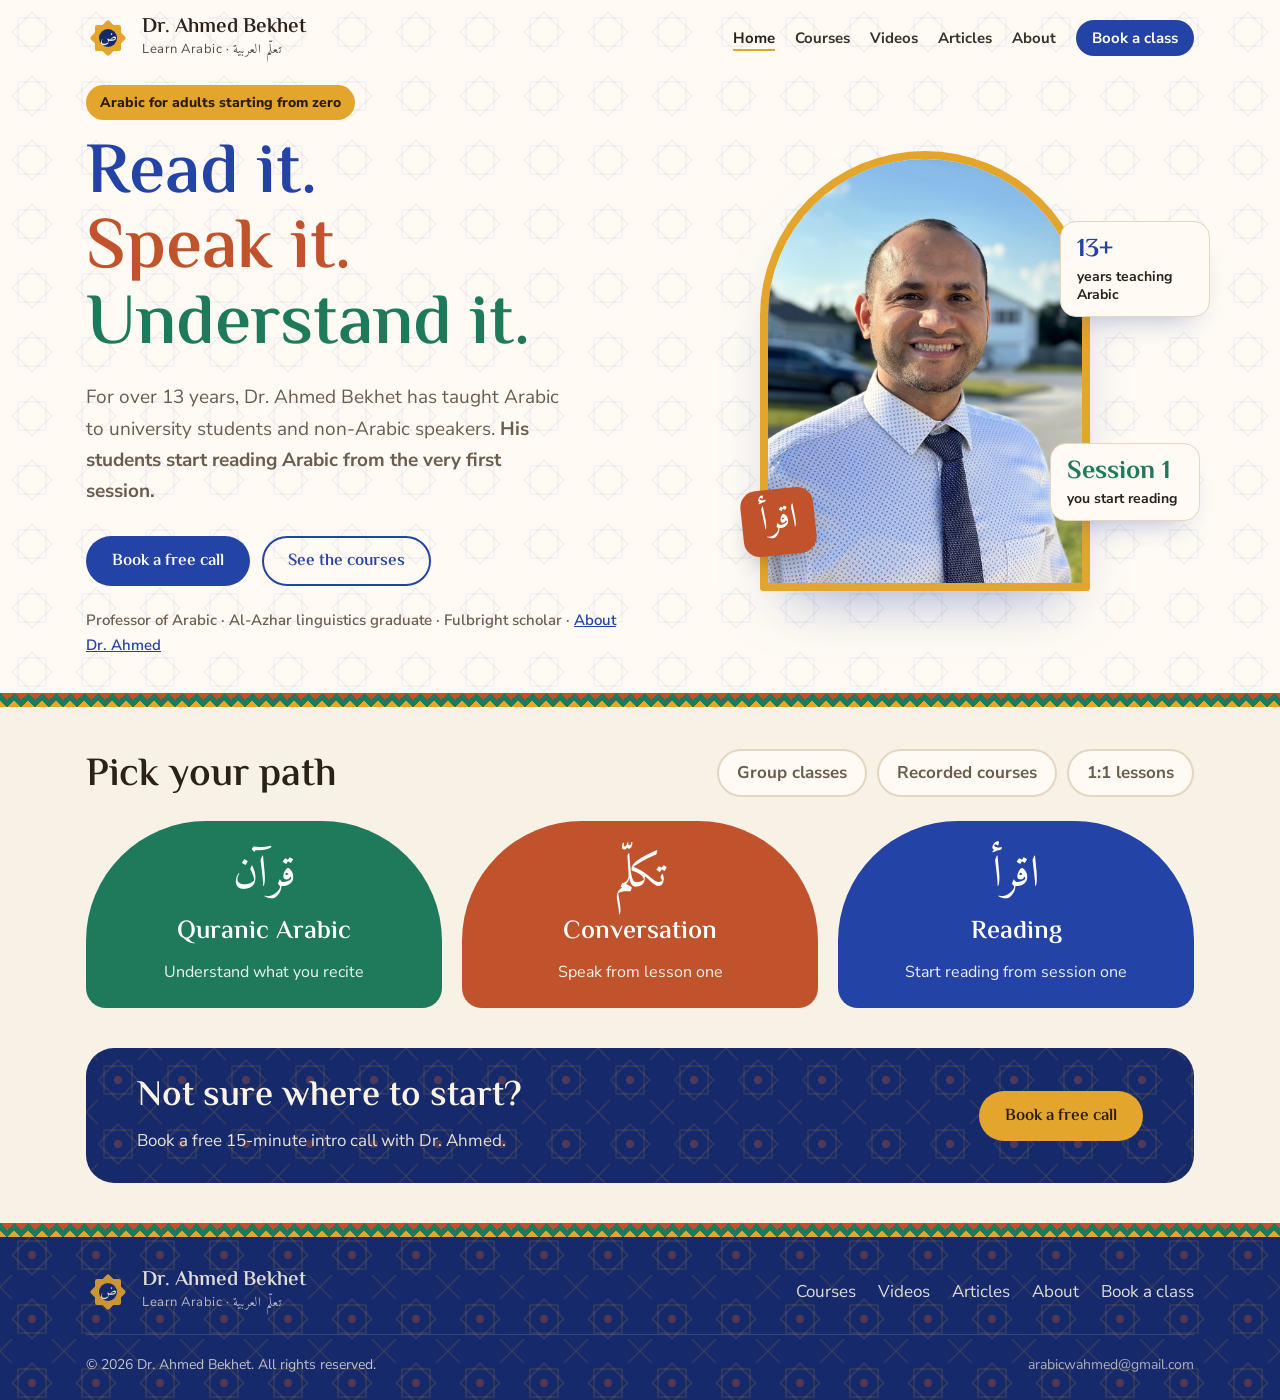
<file: index.html>
<!doctype html>
<html lang="en">
<head>
<meta charset="utf-8">
<meta name="viewport" content="width=device-width, initial-scale=1">
<title>Dr. Ahmed Bekhet | Learn Arabic: Quranic Arabic, Conversation & Reading</title>
<meta name="description" content="Learn Arabic as an adult beginner with Dr. Ahmed Bekhet. Quranic Arabic, conversation and reading courses: group classes, recorded courses and 1:1 lessons.">
<meta property="og:title" content="Dr. Ahmed Bekhet | Learn Arabic: Quranic Arabic, Conversation & Reading">
<meta property="og:description" content="Learn Arabic as an adult beginner with Dr. Ahmed Bekhet. Quranic Arabic, conversation and reading courses: group classes, recorded courses and 1:1 lessons.">
<meta name="theme-color" content="#fffdf8">
<link rel="icon" href="favicon.svg" type="image/svg+xml">
<link rel="preconnect" href="https://fonts.googleapis.com">
<link rel="preconnect" href="https://fonts.gstatic.com" crossorigin>
<link rel="stylesheet" href="https://fonts.googleapis.com/css2?family=Amiri:wght@400;700&family=El+Messiri:wght@500;600;700&family=Nunito+Sans:wght@400;600;700;800&display=swap">
<link rel="stylesheet" href="style.css">
</head>
<body>
<a class="skip" href="#main">Skip to content</a>
<header class="site light">
<div class="wrap">
<nav class="top" aria-label="Main">
<a class="logo" href="index.html"><svg width="44" height="44" viewBox="0 0 44 44" aria-hidden="true"><g fill="#e3a52b"><rect x="9" y="9" width="26" height="26" rx="2"/><rect x="9" y="9" width="26" height="26" rx="2" transform="rotate(45 22 22)"/></g><circle cx="22" cy="22" r="9" fill="#16296b"/><text x="22" y="25.5" text-anchor="middle" font-family="Amiri,serif" font-size="14" fill="#fbf4e6">ض</text></svg><span><b>Dr. Ahmed Bekhet</b><small>Learn Arabic · <span class="ar" lang="ar">تعلّم العربية</span></small></span></a>
<button class="menu-btn" aria-expanded="false" aria-controls="menu">Menu</button>
<ul id="menu"><li><a class="l" href="index.html" aria-current="page">Home</a></li><li><a class="l" href="courses.html">Courses</a></li><li><a class="l" href="videos.html">Videos</a></li><li><a class="l" href="articles.html">Articles</a></li><li><a class="l" href="about.html">About</a></li><li><a class="l cta" href="book.html">Book a class</a></li></ul>
</nav>
<div class="hero bright">
<div>
<p class="pill">Arabic for adults starting from zero</p>
<h1><span class="c1">Read it.</span> <span class="c2">Speak it.</span> <span class="c3">Understand it.</span></h1>
<p class="lead">For over 13 years, Dr. Ahmed Bekhet has taught Arabic to university students and non-Arabic speakers. <b>His students start reading Arabic from the very first session.</b></p>
<div class="btns"><a class="btn blue" href="book.html">Book a free call</a><a class="btn line" href="courses.html">See the courses</a></div>
<p class="trust">Professor of Arabic · Al-Azhar linguistics graduate · Fulbright scholar · <a href="about.html">About Dr. Ahmed</a></p>
</div>
<div class="hero-photo">
<img src="images/dr-ahmed-bekhet.jpg" alt="Dr. Ahmed Bekhet" width="900" height="1200">
<span class="badge ar" lang="ar">اقرأ</span>
<span class="stat s1"><b>13+</b> years teaching Arabic</span>
<span class="stat s2"><b>Session 1</b> you start reading</span>
</div>
</div>
</div>
<div class="band"></div>
</header>
<main id="main">
<section class="block tight"><div class="wrap">
<div class="sec-head"><h2 class="h2">Pick your path</h2><p class="formats"><span>Group classes</span><span>Recorded courses</span><span>1:1 lessons</span></p></div>
<div class="tiles">
<a class="tile t-mint" href="courses.html#quranic"><span class="ar" lang="ar">قرآن</span><b>Quranic Arabic</b><small>Understand what you recite</small></a>
<a class="tile t-terra" href="courses.html#conversation"><span class="ar" lang="ar">تكلّم</span><b>Conversation</b><small>Speak from lesson one</small></a>
<a class="tile t-blue" href="courses.html#reading"><span class="ar" lang="ar">اقرأ</span><b>Reading</b><small>Start reading from session one</small></a>
</div>
</div></section>
<section class="block tight" style="padding-top:0"><div class="wrap">
<div class="signup zellige" style="grid-template-columns:1fr auto">
<div><h2>Not sure where to start?</h2><p>Book a free 15-minute intro call with Dr. Ahmed.</p></div>
<div><a class="btn saffron" href="book.html">Book a free call</a></div>
</div></div></section>
</main>
<footer class="site zellige">
<div class="band"></div>
<div class="wrap">
<a class="logo" href="index.html"><svg width="44" height="44" viewBox="0 0 44 44" aria-hidden="true"><g fill="#e3a52b"><rect x="9" y="9" width="26" height="26" rx="2"/><rect x="9" y="9" width="26" height="26" rx="2" transform="rotate(45 22 22)"/></g><circle cx="22" cy="22" r="9" fill="#16296b"/><text x="22" y="25.5" text-anchor="middle" font-family="Amiri,serif" font-size="14" fill="#fbf4e6">ض</text></svg><span><b>Dr. Ahmed Bekhet</b><small>Learn Arabic · <span class="ar" lang="ar">تعلّم العربية</span></small></span></a>
<ul class="fnav"><li><a href="courses.html">Courses</a></li><li><a href="videos.html">Videos</a></li><li><a href="articles.html">Articles</a></li><li><a href="about.html">About</a></li><li><a href="book.html">Book a class</a></li></ul>
<p class="fine"><span>© <span id="yr">2026</span> Dr. Ahmed Bekhet. All rights reserved.</span><a href="mailto:arabicwahmed@gmail.com">arabicwahmed@gmail.com</a></p>
</div>
</footer>
<script src="main.js"></script>
</body>
</html>
</file>
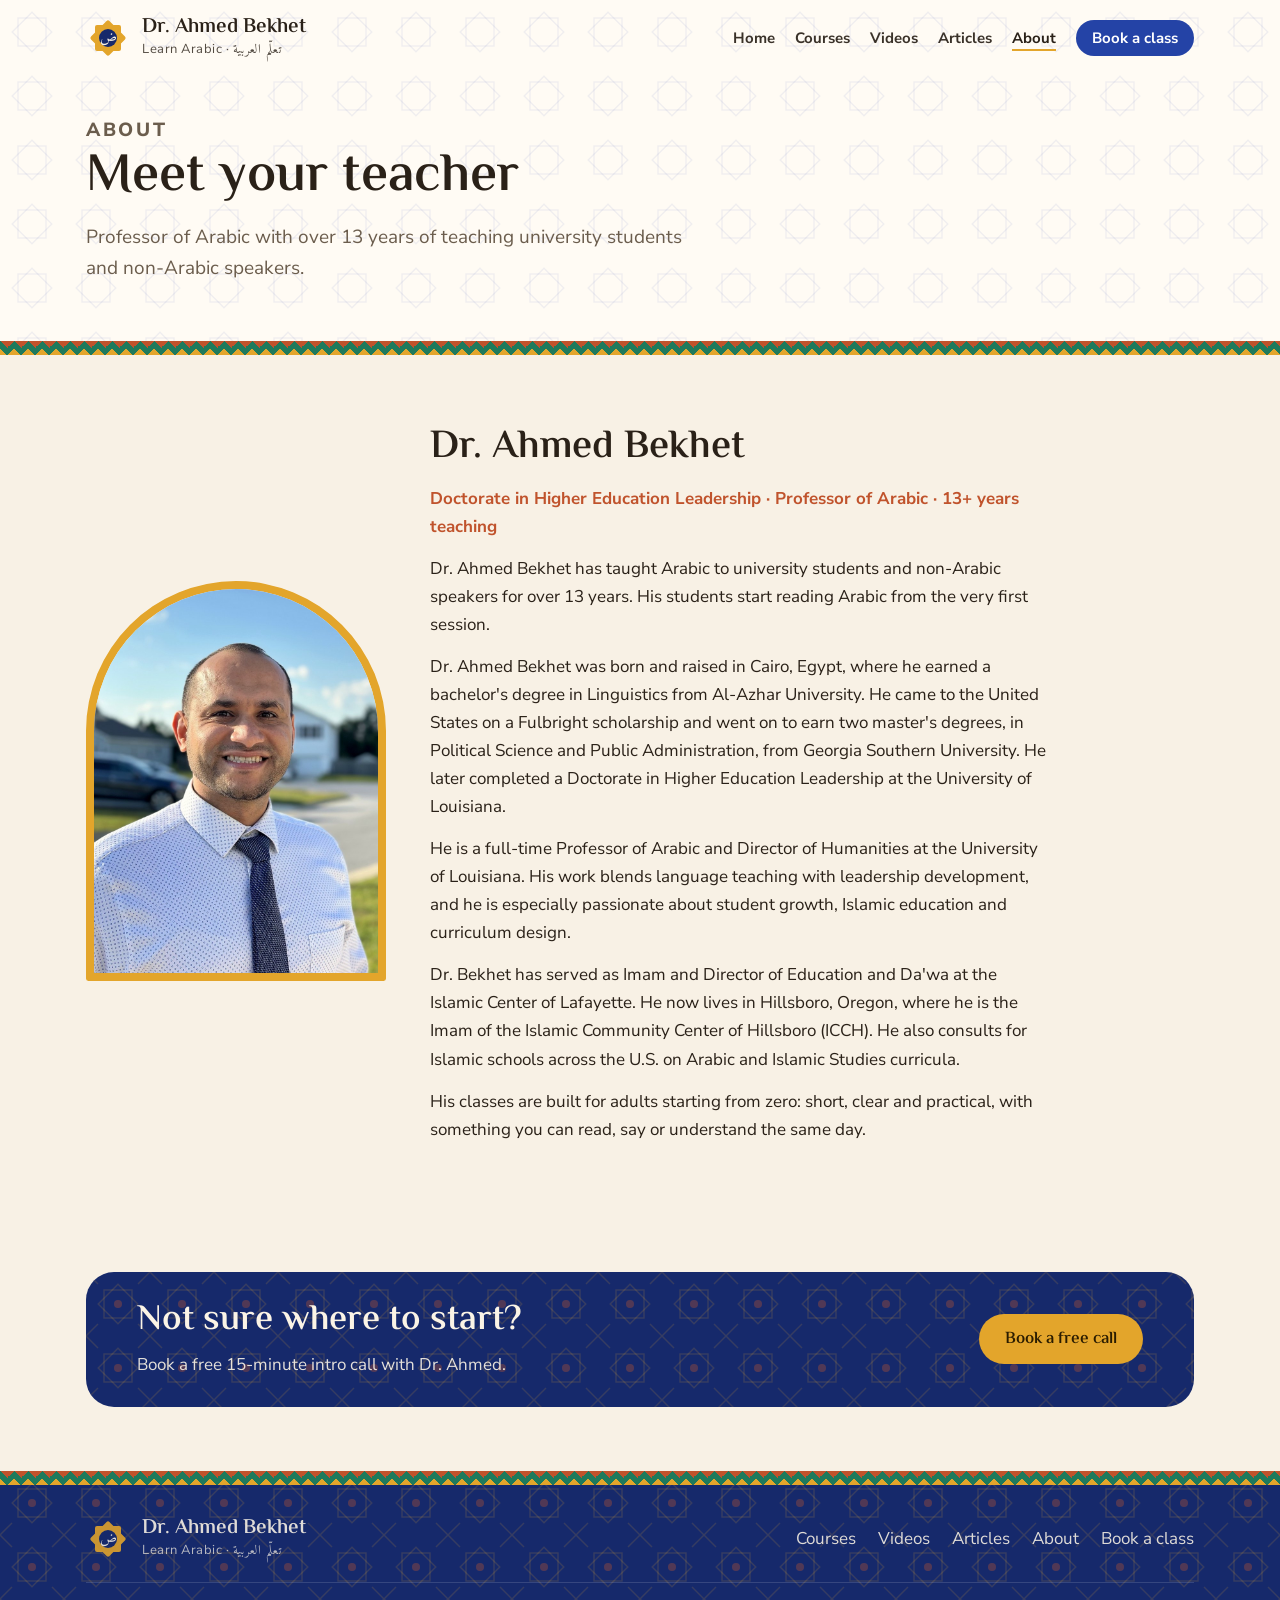
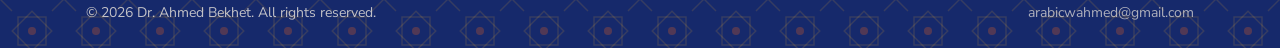
<file: about.html>
<!doctype html>
<html lang="en">
<head>
<meta charset="utf-8">
<meta name="viewport" content="width=device-width, initial-scale=1">
<title>About Dr. Ahmed Bekhet | Learn Arabic</title>
<meta name="description" content="Meet Dr. Ahmed Bekhet: Professor of Arabic, Al-Azhar linguistics graduate, Fulbright scholar and Imam, teaching Arabic to adult beginners.">
<meta property="og:title" content="About Dr. Ahmed Bekhet | Learn Arabic">
<meta property="og:description" content="Meet Dr. Ahmed Bekhet: Professor of Arabic, Al-Azhar linguistics graduate, Fulbright scholar and Imam, teaching Arabic to adult beginners.">
<meta name="theme-color" content="#fffdf8">
<link rel="icon" href="favicon.svg" type="image/svg+xml">
<link rel="preconnect" href="https://fonts.googleapis.com">
<link rel="preconnect" href="https://fonts.gstatic.com" crossorigin>
<link rel="stylesheet" href="https://fonts.googleapis.com/css2?family=Amiri:wght@400;700&family=El+Messiri:wght@500;600;700&family=Nunito+Sans:wght@400;600;700;800&display=swap">
<link rel="stylesheet" href="style.css">
</head>
<body>
<a class="skip" href="#main">Skip to content</a>
<header class="site light">
<div class="wrap">
<nav class="top" aria-label="Main">
<a class="logo" href="index.html"><svg width="44" height="44" viewBox="0 0 44 44" aria-hidden="true"><g fill="#e3a52b"><rect x="9" y="9" width="26" height="26" rx="2"/><rect x="9" y="9" width="26" height="26" rx="2" transform="rotate(45 22 22)"/></g><circle cx="22" cy="22" r="9" fill="#16296b"/><text x="22" y="25.5" text-anchor="middle" font-family="Amiri,serif" font-size="14" fill="#fbf4e6">ض</text></svg><span><b>Dr. Ahmed Bekhet</b><small>Learn Arabic · <span class="ar" lang="ar">تعلّم العربية</span></small></span></a>
<button class="menu-btn" aria-expanded="false" aria-controls="menu">Menu</button>
<ul id="menu"><li><a class="l" href="index.html">Home</a></li><li><a class="l" href="courses.html">Courses</a></li><li><a class="l" href="videos.html">Videos</a></li><li><a class="l" href="articles.html">Articles</a></li><li><a class="l" href="about.html" aria-current="page">About</a></li><li><a class="l cta" href="book.html">Book a class</a></li></ul>
</nav>
<div class="page-hero"><p class="eyebrow">About</p><h1>Meet your teacher</h1><p>Professor of Arabic with over 13 years of teaching university students and non-Arabic speakers.</p></div>
</div>
<div class="band"></div>
</header>
<main id="main">
<section class="block"><div class="wrap about">
<img class="portrait photo" src="images/dr-ahmed-bekhet.jpg" alt="Dr. Ahmed Bekhet smiling outdoors in a white shirt and navy tie" width="900" height="1200">
<div><h2 class="h2">Dr. Ahmed Bekhet</h2>
<p class="creds">Doctorate in Higher Education Leadership · Professor of Arabic · 13+ years teaching</p>
<p>Dr. Ahmed Bekhet has taught Arabic to university students and non-Arabic speakers for over 13 years. His students start reading Arabic from the very first session.</p>
<p>Dr. Ahmed Bekhet was born and raised in Cairo, Egypt, where he earned a bachelor's degree in Linguistics from Al-Azhar University. He came to the United States on a Fulbright scholarship and went on to earn two master's degrees, in Political Science and Public Administration, from Georgia Southern University. He later completed a Doctorate in Higher Education Leadership at the University of Louisiana.</p>
<p>He is a full-time Professor of Arabic and Director of Humanities at the University of Louisiana. His work blends language teaching with leadership development, and he is especially passionate about student growth, Islamic education and curriculum design.</p>
<p>Dr. Bekhet has served as Imam and Director of Education and Da'wa at the Islamic Center of Lafayette. He now lives in Hillsboro, Oregon, where he is the Imam of the Islamic Community Center of Hillsboro (ICCH). He also consults for Islamic schools across the U.S. on Arabic and Islamic Studies curricula.</p>
<p>His classes are built for adults starting from zero: short, clear and practical, with something you can read, say or understand the same day.</p>
</div></div></section>
<section class="block"><div class="wrap">
<div class="signup zellige" style="grid-template-columns:1fr auto">
<div><h2>Not sure where to start?</h2><p>Book a free 15-minute intro call with Dr. Ahmed.</p></div>
<div><a class="btn saffron" href="book.html">Book a free call</a></div>
</div></div></section>
</main>
<footer class="site zellige">
<div class="band"></div>
<div class="wrap">
<a class="logo" href="index.html"><svg width="44" height="44" viewBox="0 0 44 44" aria-hidden="true"><g fill="#e3a52b"><rect x="9" y="9" width="26" height="26" rx="2"/><rect x="9" y="9" width="26" height="26" rx="2" transform="rotate(45 22 22)"/></g><circle cx="22" cy="22" r="9" fill="#16296b"/><text x="22" y="25.5" text-anchor="middle" font-family="Amiri,serif" font-size="14" fill="#fbf4e6">ض</text></svg><span><b>Dr. Ahmed Bekhet</b><small>Learn Arabic · <span class="ar" lang="ar">تعلّم العربية</span></small></span></a>
<ul class="fnav"><li><a href="courses.html">Courses</a></li><li><a href="videos.html">Videos</a></li><li><a href="articles.html">Articles</a></li><li><a href="about.html">About</a></li><li><a href="book.html">Book a class</a></li></ul>
<p class="fine"><span>© <span id="yr">2026</span> Dr. Ahmed Bekhet. All rights reserved.</span><a href="mailto:arabicwahmed@gmail.com">arabicwahmed@gmail.com</a></p>
</div>
</footer>
<script src="main.js"></script>
</body>
</html>
</file>
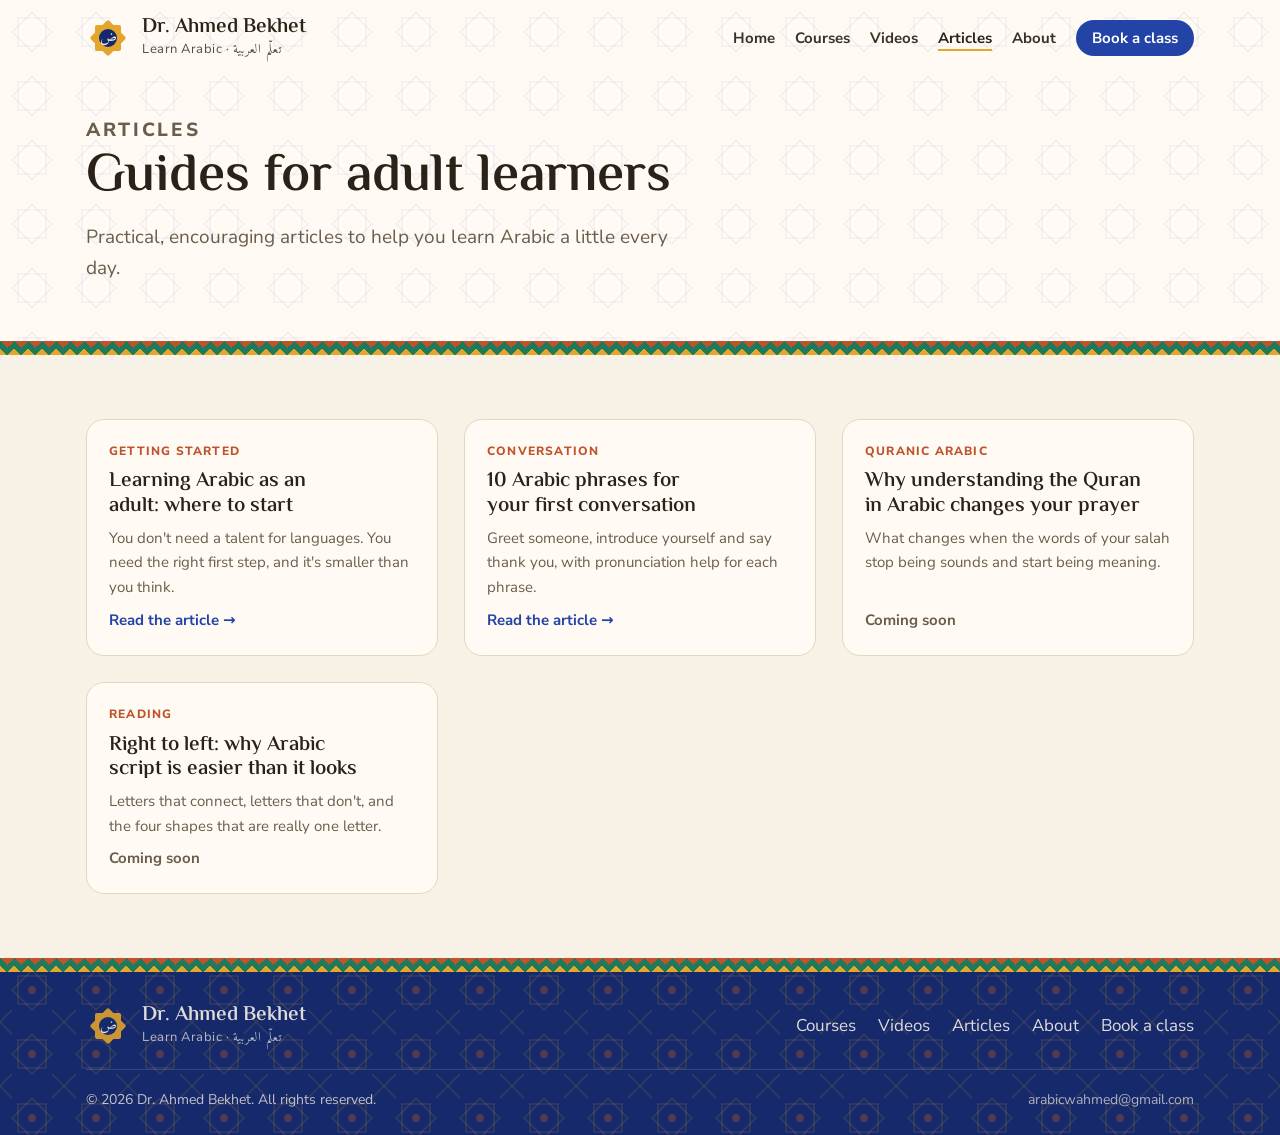
<file: articles.html>
<!doctype html>
<html lang="en">
<head>
<meta charset="utf-8">
<meta name="viewport" content="width=device-width, initial-scale=1">
<title>Articles | Dr. Ahmed Bekhet</title>
<meta name="description" content="Guides and tips for adults learning Arabic: reading, conversation and Quranic Arabic.">
<meta property="og:title" content="Articles | Dr. Ahmed Bekhet">
<meta property="og:description" content="Guides and tips for adults learning Arabic: reading, conversation and Quranic Arabic.">
<meta name="theme-color" content="#fffdf8">
<link rel="icon" href="favicon.svg" type="image/svg+xml">
<link rel="preconnect" href="https://fonts.googleapis.com">
<link rel="preconnect" href="https://fonts.gstatic.com" crossorigin>
<link rel="stylesheet" href="https://fonts.googleapis.com/css2?family=Amiri:wght@400;700&family=El+Messiri:wght@500;600;700&family=Nunito+Sans:wght@400;600;700;800&display=swap">
<link rel="stylesheet" href="style.css">
</head>
<body>
<a class="skip" href="#main">Skip to content</a>
<header class="site light">
<div class="wrap">
<nav class="top" aria-label="Main">
<a class="logo" href="index.html"><svg width="44" height="44" viewBox="0 0 44 44" aria-hidden="true"><g fill="#e3a52b"><rect x="9" y="9" width="26" height="26" rx="2"/><rect x="9" y="9" width="26" height="26" rx="2" transform="rotate(45 22 22)"/></g><circle cx="22" cy="22" r="9" fill="#16296b"/><text x="22" y="25.5" text-anchor="middle" font-family="Amiri,serif" font-size="14" fill="#fbf4e6">ض</text></svg><span><b>Dr. Ahmed Bekhet</b><small>Learn Arabic · <span class="ar" lang="ar">تعلّم العربية</span></small></span></a>
<button class="menu-btn" aria-expanded="false" aria-controls="menu">Menu</button>
<ul id="menu"><li><a class="l" href="index.html">Home</a></li><li><a class="l" href="courses.html">Courses</a></li><li><a class="l" href="videos.html">Videos</a></li><li><a class="l" href="articles.html" aria-current="page">Articles</a></li><li><a class="l" href="about.html">About</a></li><li><a class="l cta" href="book.html">Book a class</a></li></ul>
</nav>
<div class="page-hero"><p class="eyebrow">Articles</p><h1>Guides for adult learners</h1><p>Practical, encouraging articles to help you learn Arabic a little every day.</p></div>
</div>
<div class="band"></div>
</header>
<main id="main">
<section class="block"><div class="wrap">
<div class="posts" id="alist"><a class="post" data-cat="reading" href="articles/where-to-start.html"><span class="cat">Getting started</span><h3>Learning Arabic as an adult: where to start</h3><p>You don't need a talent for languages. You need the right first step, and it's smaller than you think.</p><span class="more">Read the article →</span></a><a class="post" data-cat="conversation" href="articles/first-phrases.html"><span class="cat">Conversation</span><h3>10 Arabic phrases for your first conversation</h3><p>Greet someone, introduce yourself and say thank you, with pronunciation help for each phrase.</p><span class="more">Read the article →</span></a><article class="post" data-cat="quranic"><span class="cat">Quranic Arabic</span><h3>Why understanding the Quran in Arabic changes your prayer</h3><p>What changes when the words of your salah stop being sounds and start being meaning.</p><span class="more" style="color:var(--muted)">Coming soon</span></article><article class="post" data-cat="reading"><span class="cat">Reading</span><h3>Right to left: why Arabic script is easier than it looks</h3><p>Letters that connect, letters that don't, and the four shapes that are really one letter.</p><span class="more" style="color:var(--muted)">Coming soon</span></article></div>
</div></section>
</main>
<footer class="site zellige">
<div class="band"></div>
<div class="wrap">
<a class="logo" href="index.html"><svg width="44" height="44" viewBox="0 0 44 44" aria-hidden="true"><g fill="#e3a52b"><rect x="9" y="9" width="26" height="26" rx="2"/><rect x="9" y="9" width="26" height="26" rx="2" transform="rotate(45 22 22)"/></g><circle cx="22" cy="22" r="9" fill="#16296b"/><text x="22" y="25.5" text-anchor="middle" font-family="Amiri,serif" font-size="14" fill="#fbf4e6">ض</text></svg><span><b>Dr. Ahmed Bekhet</b><small>Learn Arabic · <span class="ar" lang="ar">تعلّم العربية</span></small></span></a>
<ul class="fnav"><li><a href="courses.html">Courses</a></li><li><a href="videos.html">Videos</a></li><li><a href="articles.html">Articles</a></li><li><a href="about.html">About</a></li><li><a href="book.html">Book a class</a></li></ul>
<p class="fine"><span>© <span id="yr">2026</span> Dr. Ahmed Bekhet. All rights reserved.</span><a href="mailto:arabicwahmed@gmail.com">arabicwahmed@gmail.com</a></p>
</div>
</footer>
<script src="main.js"></script>
</body>
</html>
</file>
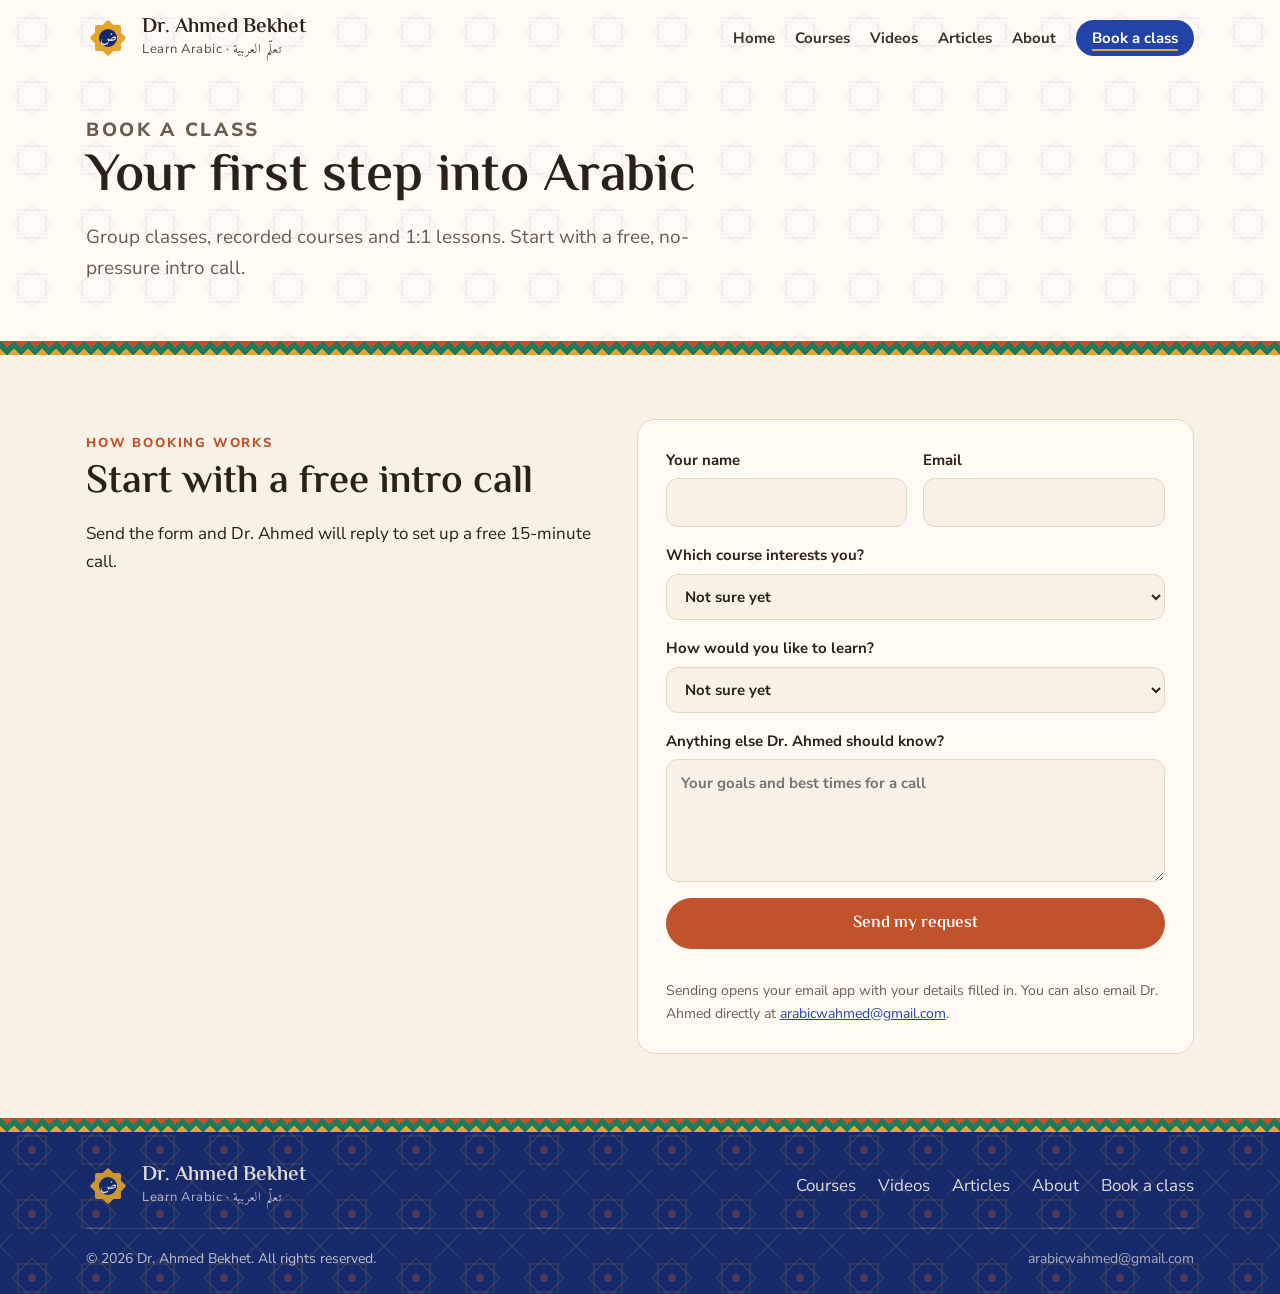
<file: book.html>
<!doctype html>
<html lang="en">
<head>
<meta charset="utf-8">
<meta name="viewport" content="width=device-width, initial-scale=1">
<title>Book a class | Dr. Ahmed Bekhet</title>
<meta name="description" content="Book a free intro call with Dr. Ahmed Bekhet to start learning Arabic.">
<meta property="og:title" content="Book a class | Dr. Ahmed Bekhet">
<meta property="og:description" content="Book a free intro call with Dr. Ahmed Bekhet to start learning Arabic.">
<meta name="theme-color" content="#fffdf8">
<link rel="icon" href="favicon.svg" type="image/svg+xml">
<link rel="preconnect" href="https://fonts.googleapis.com">
<link rel="preconnect" href="https://fonts.gstatic.com" crossorigin>
<link rel="stylesheet" href="https://fonts.googleapis.com/css2?family=Amiri:wght@400;700&family=El+Messiri:wght@500;600;700&family=Nunito+Sans:wght@400;600;700;800&display=swap">
<link rel="stylesheet" href="style.css">
</head>
<body>
<a class="skip" href="#main">Skip to content</a>
<header class="site light">
<div class="wrap">
<nav class="top" aria-label="Main">
<a class="logo" href="index.html"><svg width="44" height="44" viewBox="0 0 44 44" aria-hidden="true"><g fill="#e3a52b"><rect x="9" y="9" width="26" height="26" rx="2"/><rect x="9" y="9" width="26" height="26" rx="2" transform="rotate(45 22 22)"/></g><circle cx="22" cy="22" r="9" fill="#16296b"/><text x="22" y="25.5" text-anchor="middle" font-family="Amiri,serif" font-size="14" fill="#fbf4e6">ض</text></svg><span><b>Dr. Ahmed Bekhet</b><small>Learn Arabic · <span class="ar" lang="ar">تعلّم العربية</span></small></span></a>
<button class="menu-btn" aria-expanded="false" aria-controls="menu">Menu</button>
<ul id="menu"><li><a class="l" href="index.html">Home</a></li><li><a class="l" href="courses.html">Courses</a></li><li><a class="l" href="videos.html">Videos</a></li><li><a class="l" href="articles.html">Articles</a></li><li><a class="l" href="about.html">About</a></li><li><a class="l cta" href="book.html" aria-current="page">Book a class</a></li></ul>
</nav>
<div class="page-hero"><p class="eyebrow">Book a class</p><h1>Your first step into Arabic</h1><p>Group classes, recorded courses and 1:1 lessons. Start with a free, no-pressure intro call.</p></div>
</div>
<div class="band"></div>
</header>
<main id="main">
<section class="block"><div class="wrap about" style="grid-template-columns:1fr 1.1fr;align-items:start">
<div>
<p class="eyebrow">How booking works</p><h2 class="h2">Start with a free intro call</h2>
<p style="margin-top:14px">Send the form and Dr. Ahmed will reply to set up a free 15-minute call.</p>
</div>
<div>
<form class="form" data-mail="Arabic class enquiry">
<div class="row">
<label>Your name<input name="Name" required autocomplete="name"></label>
<label>Email<input name="Email" type="email" required autocomplete="email"></label>
</div>
<label>Which course interests you?
<select name="Course" id="course">
<option value="not-sure">Not sure yet</option>
<option value="quranic">Quranic Arabic</option>
<option value="conversation">Conversation</option>
<option value="reading">Reading</option>
</select></label>
<label>How would you like to learn?
<select name="Format">
<option>Not sure yet</option><option>Group classes</option><option>Recorded course</option><option>1:1 lessons</option>
</select></label>
<label>Anything else Dr. Ahmed should know?<textarea name="Message" rows="4" placeholder="Your goals and best times for a call"></textarea></label>
<button class="btn terra" type="submit">Send my request</button>
<p class="note">Sending opens your email app with your details filled in. You can also email Dr. Ahmed directly at <a href="mailto:arabicwahmed@gmail.com">arabicwahmed@gmail.com</a>.</p>
<p class="thanks" hidden>Thank you! Your email app should open so you can send your request.</p>
</form>
</div>
</div></section>
</main>
<footer class="site zellige">
<div class="band"></div>
<div class="wrap">
<a class="logo" href="index.html"><svg width="44" height="44" viewBox="0 0 44 44" aria-hidden="true"><g fill="#e3a52b"><rect x="9" y="9" width="26" height="26" rx="2"/><rect x="9" y="9" width="26" height="26" rx="2" transform="rotate(45 22 22)"/></g><circle cx="22" cy="22" r="9" fill="#16296b"/><text x="22" y="25.5" text-anchor="middle" font-family="Amiri,serif" font-size="14" fill="#fbf4e6">ض</text></svg><span><b>Dr. Ahmed Bekhet</b><small>Learn Arabic · <span class="ar" lang="ar">تعلّم العربية</span></small></span></a>
<ul class="fnav"><li><a href="courses.html">Courses</a></li><li><a href="videos.html">Videos</a></li><li><a href="articles.html">Articles</a></li><li><a href="about.html">About</a></li><li><a href="book.html">Book a class</a></li></ul>
<p class="fine"><span>© <span id="yr">2026</span> Dr. Ahmed Bekhet. All rights reserved.</span><a href="mailto:arabicwahmed@gmail.com">arabicwahmed@gmail.com</a></p>
</div>
</footer>
<script src="main.js"></script>
</body>
</html>
</file>
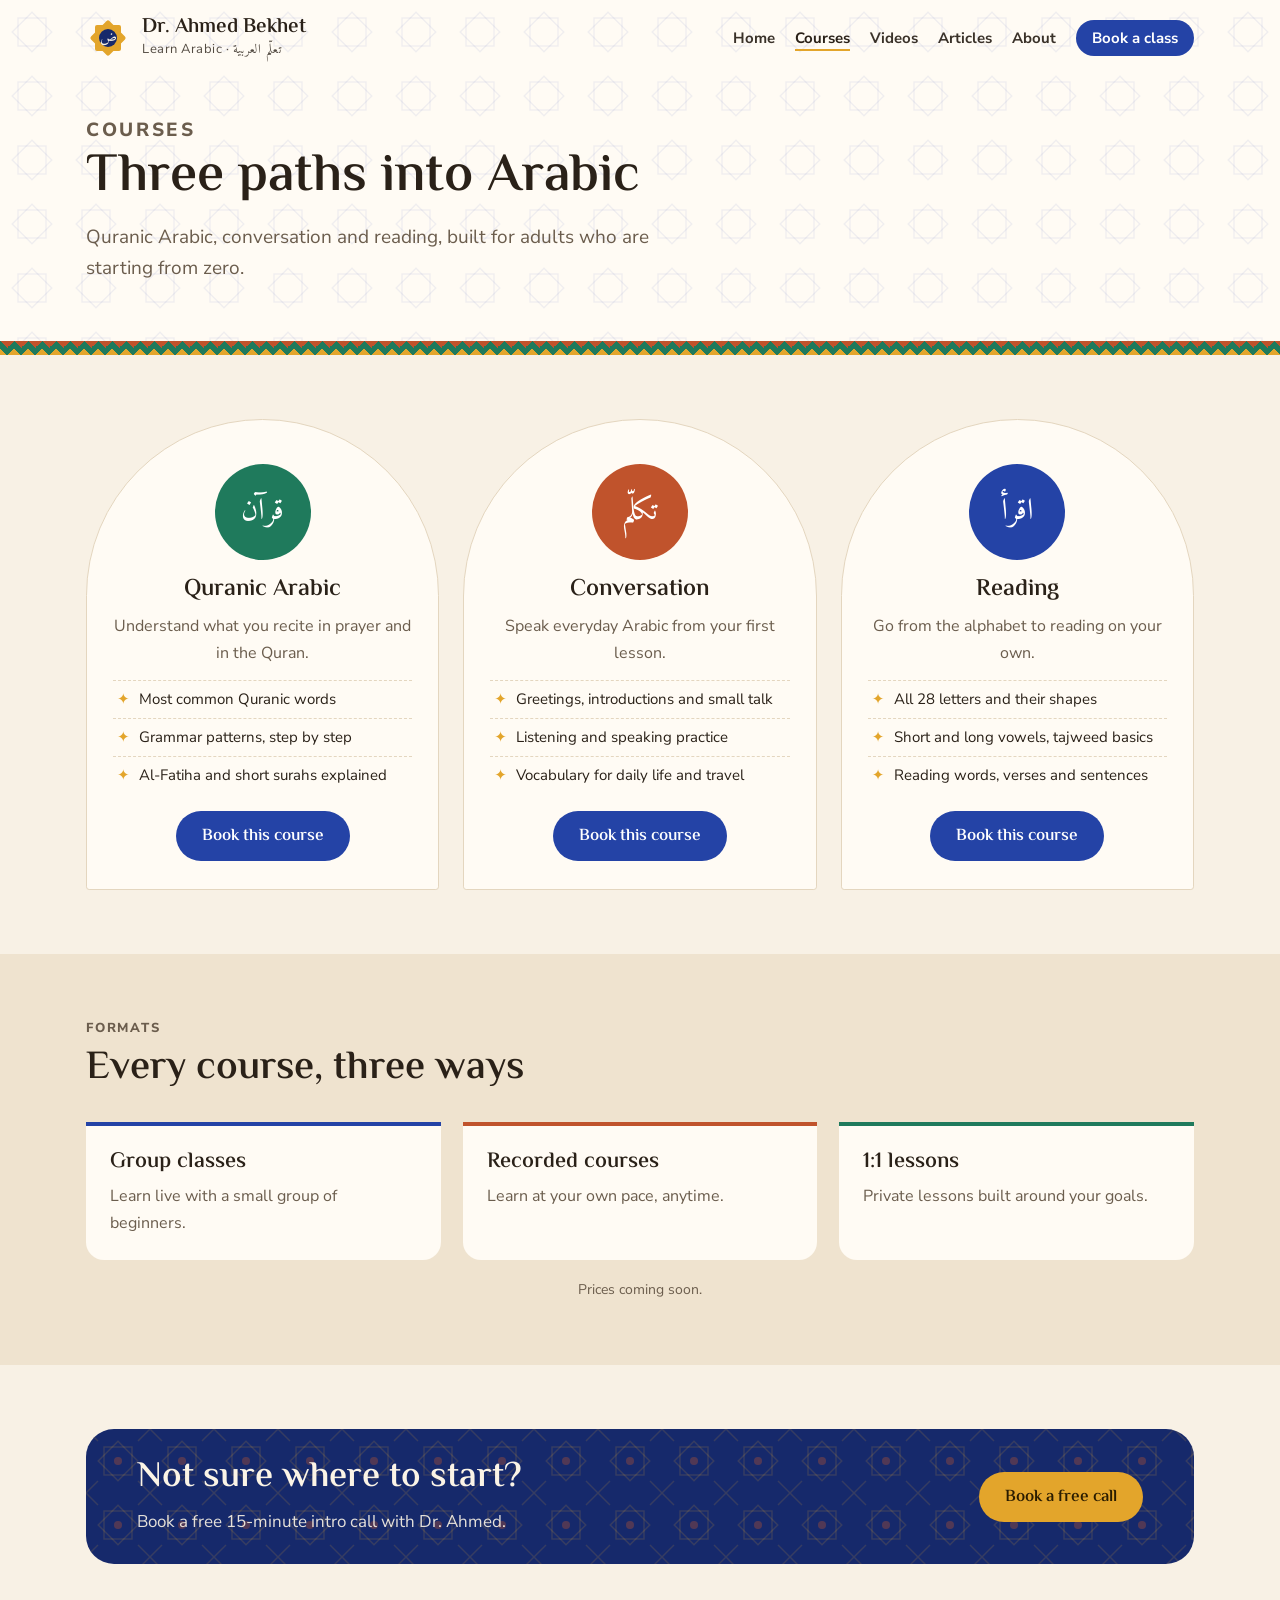
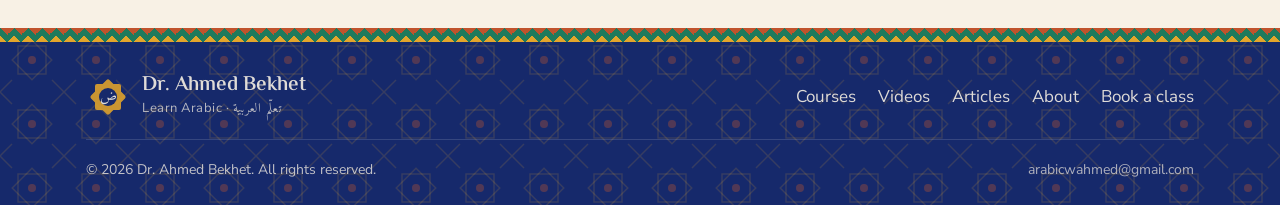
<file: courses.html>
<!doctype html>
<html lang="en">
<head>
<meta charset="utf-8">
<meta name="viewport" content="width=device-width, initial-scale=1">
<title>Courses | Dr. Ahmed Bekhet</title>
<meta name="description" content="Quranic Arabic, conversation and reading courses for adult beginners, as group classes, recorded courses or 1:1 lessons.">
<meta property="og:title" content="Courses | Dr. Ahmed Bekhet">
<meta property="og:description" content="Quranic Arabic, conversation and reading courses for adult beginners, as group classes, recorded courses or 1:1 lessons.">
<meta name="theme-color" content="#fffdf8">
<link rel="icon" href="favicon.svg" type="image/svg+xml">
<link rel="preconnect" href="https://fonts.googleapis.com">
<link rel="preconnect" href="https://fonts.gstatic.com" crossorigin>
<link rel="stylesheet" href="https://fonts.googleapis.com/css2?family=Amiri:wght@400;700&family=El+Messiri:wght@500;600;700&family=Nunito+Sans:wght@400;600;700;800&display=swap">
<link rel="stylesheet" href="style.css">
</head>
<body>
<a class="skip" href="#main">Skip to content</a>
<header class="site light">
<div class="wrap">
<nav class="top" aria-label="Main">
<a class="logo" href="index.html"><svg width="44" height="44" viewBox="0 0 44 44" aria-hidden="true"><g fill="#e3a52b"><rect x="9" y="9" width="26" height="26" rx="2"/><rect x="9" y="9" width="26" height="26" rx="2" transform="rotate(45 22 22)"/></g><circle cx="22" cy="22" r="9" fill="#16296b"/><text x="22" y="25.5" text-anchor="middle" font-family="Amiri,serif" font-size="14" fill="#fbf4e6">ض</text></svg><span><b>Dr. Ahmed Bekhet</b><small>Learn Arabic · <span class="ar" lang="ar">تعلّم العربية</span></small></span></a>
<button class="menu-btn" aria-expanded="false" aria-controls="menu">Menu</button>
<ul id="menu"><li><a class="l" href="index.html">Home</a></li><li><a class="l" href="courses.html" aria-current="page">Courses</a></li><li><a class="l" href="videos.html">Videos</a></li><li><a class="l" href="articles.html">Articles</a></li><li><a class="l" href="about.html">About</a></li><li><a class="l cta" href="book.html">Book a class</a></li></ul>
</nav>
<div class="page-hero"><p class="eyebrow">Courses</p><h1>Three paths into Arabic</h1><p>Quranic Arabic, conversation and reading, built for adults who are starting from zero.</p></div>
</div>
<div class="band"></div>
</header>
<main id="main">
<section class="block"><div class="wrap">
<div class="courses"><article class="course" id="quranic"><div class="glyph g-mint"><span class="ar" lang="ar" style="font-size:30px">قرآن</span></div>
<h3>Quranic Arabic</h3><p>Understand what you recite in prayer and in the Quran.</p><ul><li>Most common Quranic words</li><li>Grammar patterns, step by step</li><li>Al-Fatiha and short surahs explained</li></ul>
<a class="btn blue" href="book.html?course=quranic">Book this course</a></article><article class="course" id="conversation"><div class="glyph g-terra"><span class="ar" lang="ar" style="font-size:30px">تكلّم</span></div>
<h3>Conversation</h3><p>Speak everyday Arabic from your first lesson.</p><ul><li>Greetings, introductions and small talk</li><li>Listening and speaking practice</li><li>Vocabulary for daily life and travel</li></ul>
<a class="btn blue" href="book.html?course=conversation">Book this course</a></article><article class="course" id="reading"><div class="glyph g-blue"><span class="ar" lang="ar" style="font-size:30px">اقرأ</span></div>
<h3>Reading</h3><p>Go from the alphabet to reading on your own.</p><ul><li>All 28 letters and their shapes</li><li>Short and long vowels, tajweed basics</li><li>Reading words, verses and sentences</li></ul>
<a class="btn blue" href="book.html?course=reading">Book this course</a></article></div>
</div></section>
<section class="block alt" id="ways"><div class="wrap">
<div class="sec-head"><div><p class="eyebrow">Formats</p><h2 class="h2">Every course, three ways</h2></div></div>
<div class="ways">
<div class="way"><h3>Group classes</h3><p>Learn live with a small group of beginners.</p></div>
<div class="way"><h3>Recorded courses</h3><p>Learn at your own pace, anytime.</p></div>
<div class="way"><h3>1:1 lessons</h3><p>Private lessons built around your goals.</p></div>
</div>
<p class="note center" style="margin-top:18px">Prices coming soon.</p>
</div></section>
<section class="block"><div class="wrap">
<div class="signup zellige" style="grid-template-columns:1fr auto">
<div><h2>Not sure where to start?</h2><p>Book a free 15-minute intro call with Dr. Ahmed.</p></div>
<div><a class="btn saffron" href="book.html">Book a free call</a></div>
</div></div></section>
</main>
<footer class="site zellige">
<div class="band"></div>
<div class="wrap">
<a class="logo" href="index.html"><svg width="44" height="44" viewBox="0 0 44 44" aria-hidden="true"><g fill="#e3a52b"><rect x="9" y="9" width="26" height="26" rx="2"/><rect x="9" y="9" width="26" height="26" rx="2" transform="rotate(45 22 22)"/></g><circle cx="22" cy="22" r="9" fill="#16296b"/><text x="22" y="25.5" text-anchor="middle" font-family="Amiri,serif" font-size="14" fill="#fbf4e6">ض</text></svg><span><b>Dr. Ahmed Bekhet</b><small>Learn Arabic · <span class="ar" lang="ar">تعلّم العربية</span></small></span></a>
<ul class="fnav"><li><a href="courses.html">Courses</a></li><li><a href="videos.html">Videos</a></li><li><a href="articles.html">Articles</a></li><li><a href="about.html">About</a></li><li><a href="book.html">Book a class</a></li></ul>
<p class="fine"><span>© <span id="yr">2026</span> Dr. Ahmed Bekhet. All rights reserved.</span><a href="mailto:arabicwahmed@gmail.com">arabicwahmed@gmail.com</a></p>
</div>
</footer>
<script src="main.js"></script>
</body>
</html>
</file>
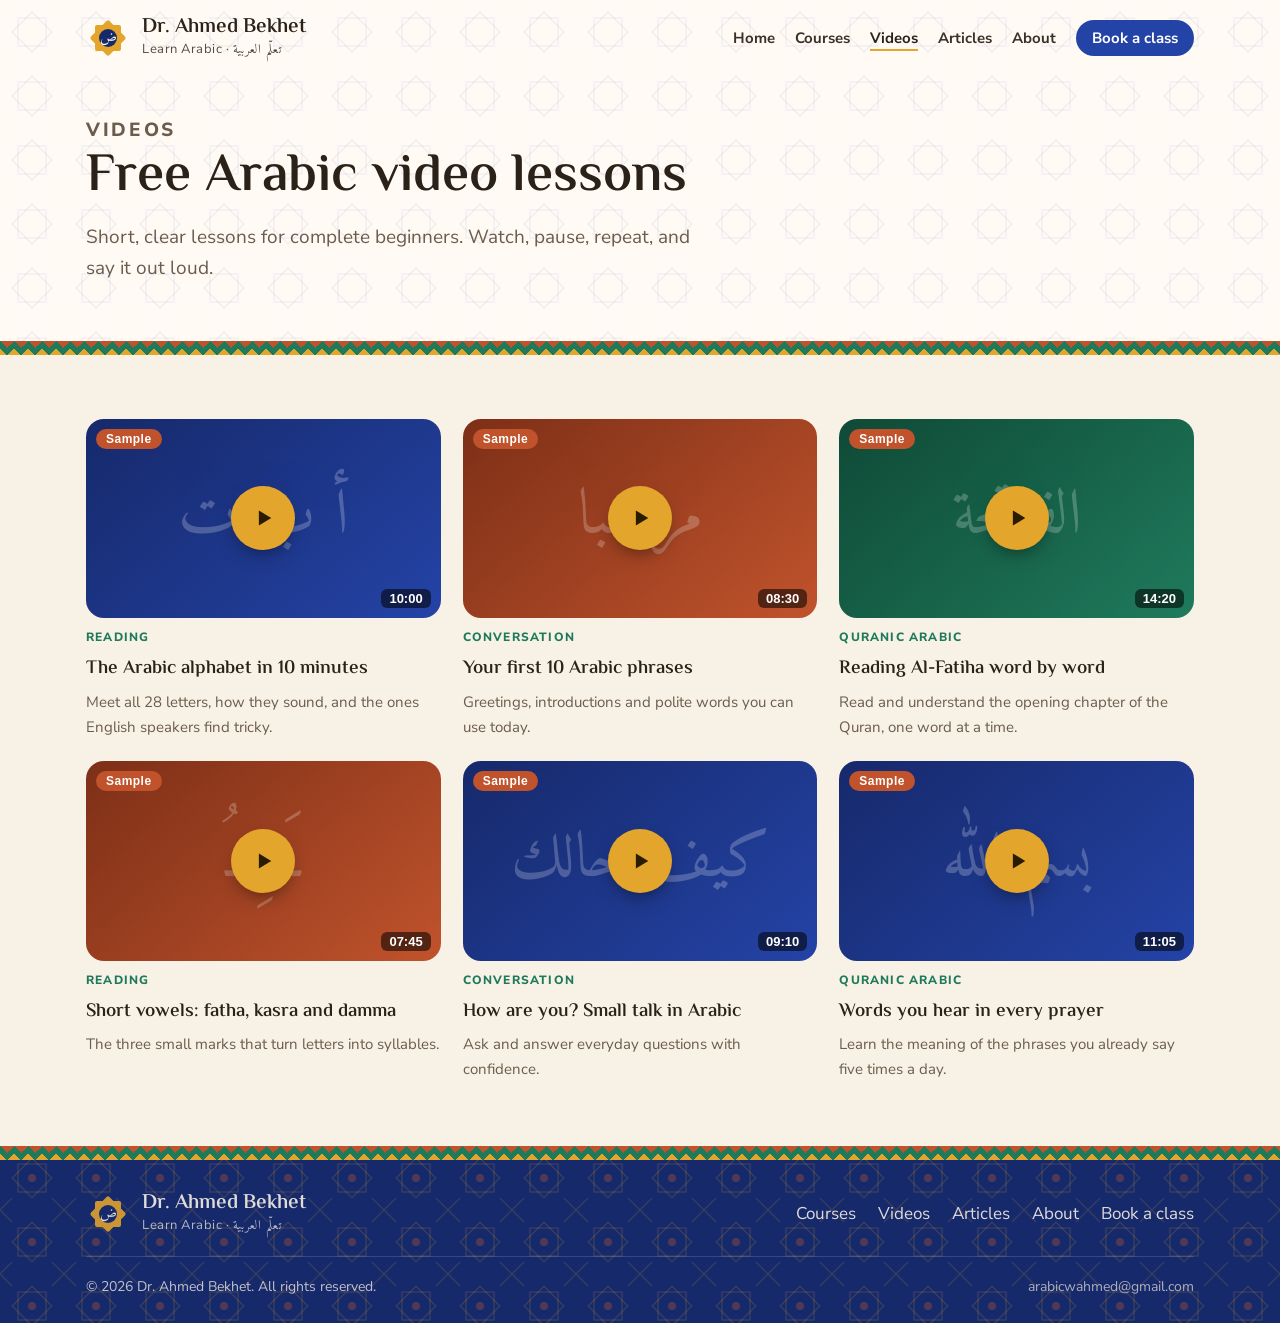
<file: videos.html>
<!doctype html>
<html lang="en">
<head>
<meta charset="utf-8">
<meta name="viewport" content="width=device-width, initial-scale=1">
<title>Videos | Dr. Ahmed Bekhet</title>
<meta name="description" content="Free Arabic video lessons for adult beginners: the alphabet, first phrases and Quranic Arabic.">
<meta property="og:title" content="Videos | Dr. Ahmed Bekhet">
<meta property="og:description" content="Free Arabic video lessons for adult beginners: the alphabet, first phrases and Quranic Arabic.">
<meta name="theme-color" content="#fffdf8">
<link rel="icon" href="favicon.svg" type="image/svg+xml">
<link rel="preconnect" href="https://fonts.googleapis.com">
<link rel="preconnect" href="https://fonts.gstatic.com" crossorigin>
<link rel="stylesheet" href="https://fonts.googleapis.com/css2?family=Amiri:wght@400;700&family=El+Messiri:wght@500;600;700&family=Nunito+Sans:wght@400;600;700;800&display=swap">
<link rel="stylesheet" href="style.css">
</head>
<body>
<a class="skip" href="#main">Skip to content</a>
<header class="site light">
<div class="wrap">
<nav class="top" aria-label="Main">
<a class="logo" href="index.html"><svg width="44" height="44" viewBox="0 0 44 44" aria-hidden="true"><g fill="#e3a52b"><rect x="9" y="9" width="26" height="26" rx="2"/><rect x="9" y="9" width="26" height="26" rx="2" transform="rotate(45 22 22)"/></g><circle cx="22" cy="22" r="9" fill="#16296b"/><text x="22" y="25.5" text-anchor="middle" font-family="Amiri,serif" font-size="14" fill="#fbf4e6">ض</text></svg><span><b>Dr. Ahmed Bekhet</b><small>Learn Arabic · <span class="ar" lang="ar">تعلّم العربية</span></small></span></a>
<button class="menu-btn" aria-expanded="false" aria-controls="menu">Menu</button>
<ul id="menu"><li><a class="l" href="index.html">Home</a></li><li><a class="l" href="courses.html">Courses</a></li><li><a class="l" href="videos.html" aria-current="page">Videos</a></li><li><a class="l" href="articles.html">Articles</a></li><li><a class="l" href="about.html">About</a></li><li><a class="l cta" href="book.html">Book a class</a></li></ul>
</nav>
<div class="page-hero"><p class="eyebrow">Videos</p><h1>Free Arabic video lessons</h1><p>Short, clear lessons for complete beginners. Watch, pause, repeat, and say it out loud.</p></div>
</div>
<div class="band"></div>
</header>
<main id="main">
<section class="block"><div class="wrap">
<div class="videos" id="vlist"><article class="video" data-cat="reading">
<button class="vthumb v-blue" data-yt="" aria-label="Play: The Arabic alphabet in 10 minutes"><span class="ar" lang="ar">أ ب ت</span><span class="play"><svg width="22" height="22" viewBox="0 0 16 16" aria-hidden="true"><path d="M5 2.5l9 5.5-9 5.5z" fill="#2a1c00"/></svg></span><span class="soon">Sample</span><span class="dur">10:00</span></button>
<span class="tagline">Reading</span><h3>The Arabic alphabet in 10 minutes</h3><p>Meet all 28 letters, how they sound, and the ones English speakers find tricky.</p></article><article class="video" data-cat="conversation">
<button class="vthumb v-terra" data-yt="" aria-label="Play: Your first 10 Arabic phrases"><span class="ar" lang="ar">مرحبا</span><span class="play"><svg width="22" height="22" viewBox="0 0 16 16" aria-hidden="true"><path d="M5 2.5l9 5.5-9 5.5z" fill="#2a1c00"/></svg></span><span class="soon">Sample</span><span class="dur">08:30</span></button>
<span class="tagline">Conversation</span><h3>Your first 10 Arabic phrases</h3><p>Greetings, introductions and polite words you can use today.</p></article><article class="video" data-cat="quranic">
<button class="vthumb v-mint" data-yt="" aria-label="Play: Reading Al-Fatiha word by word"><span class="ar" lang="ar">الفاتحة</span><span class="play"><svg width="22" height="22" viewBox="0 0 16 16" aria-hidden="true"><path d="M5 2.5l9 5.5-9 5.5z" fill="#2a1c00"/></svg></span><span class="soon">Sample</span><span class="dur">14:20</span></button>
<span class="tagline">Quranic Arabic</span><h3>Reading Al-Fatiha word by word</h3><p>Read and understand the opening chapter of the Quran, one word at a time.</p></article><article class="video" data-cat="reading">
<button class="vthumb v-terra" data-yt="" aria-label="Play: Short vowels: fatha, kasra and damma"><span class="ar" lang="ar">ـَ ـِ ـُ</span><span class="play"><svg width="22" height="22" viewBox="0 0 16 16" aria-hidden="true"><path d="M5 2.5l9 5.5-9 5.5z" fill="#2a1c00"/></svg></span><span class="soon">Sample</span><span class="dur">07:45</span></button>
<span class="tagline">Reading</span><h3>Short vowels: fatha, kasra and damma</h3><p>The three small marks that turn letters into syllables.</p></article><article class="video" data-cat="conversation">
<button class="vthumb v-blue" data-yt="" aria-label="Play: How are you? Small talk in Arabic"><span class="ar" lang="ar">كيف حالك</span><span class="play"><svg width="22" height="22" viewBox="0 0 16 16" aria-hidden="true"><path d="M5 2.5l9 5.5-9 5.5z" fill="#2a1c00"/></svg></span><span class="soon">Sample</span><span class="dur">09:10</span></button>
<span class="tagline">Conversation</span><h3>How are you? Small talk in Arabic</h3><p>Ask and answer everyday questions with confidence.</p></article><article class="video" data-cat="quranic">
<button class="vthumb v-blue" data-yt="" aria-label="Play: Words you hear in every prayer"><span class="ar" lang="ar">بسم الله</span><span class="play"><svg width="22" height="22" viewBox="0 0 16 16" aria-hidden="true"><path d="M5 2.5l9 5.5-9 5.5z" fill="#2a1c00"/></svg></span><span class="soon">Sample</span><span class="dur">11:05</span></button>
<span class="tagline">Quranic Arabic</span><h3>Words you hear in every prayer</h3><p>Learn the meaning of the phrases you already say five times a day.</p></article></div>
</div></section>
</main>
<footer class="site zellige">
<div class="band"></div>
<div class="wrap">
<a class="logo" href="index.html"><svg width="44" height="44" viewBox="0 0 44 44" aria-hidden="true"><g fill="#e3a52b"><rect x="9" y="9" width="26" height="26" rx="2"/><rect x="9" y="9" width="26" height="26" rx="2" transform="rotate(45 22 22)"/></g><circle cx="22" cy="22" r="9" fill="#16296b"/><text x="22" y="25.5" text-anchor="middle" font-family="Amiri,serif" font-size="14" fill="#fbf4e6">ض</text></svg><span><b>Dr. Ahmed Bekhet</b><small>Learn Arabic · <span class="ar" lang="ar">تعلّم العربية</span></small></span></a>
<ul class="fnav"><li><a href="courses.html">Courses</a></li><li><a href="videos.html">Videos</a></li><li><a href="articles.html">Articles</a></li><li><a href="about.html">About</a></li><li><a href="book.html">Book a class</a></li></ul>
<p class="fine"><span>© <span id="yr">2026</span> Dr. Ahmed Bekhet. All rights reserved.</span><a href="mailto:arabicwahmed@gmail.com">arabicwahmed@gmail.com</a></p>
</div>
</footer>
<script src="main.js"></script>
</body>
</html>
</file>
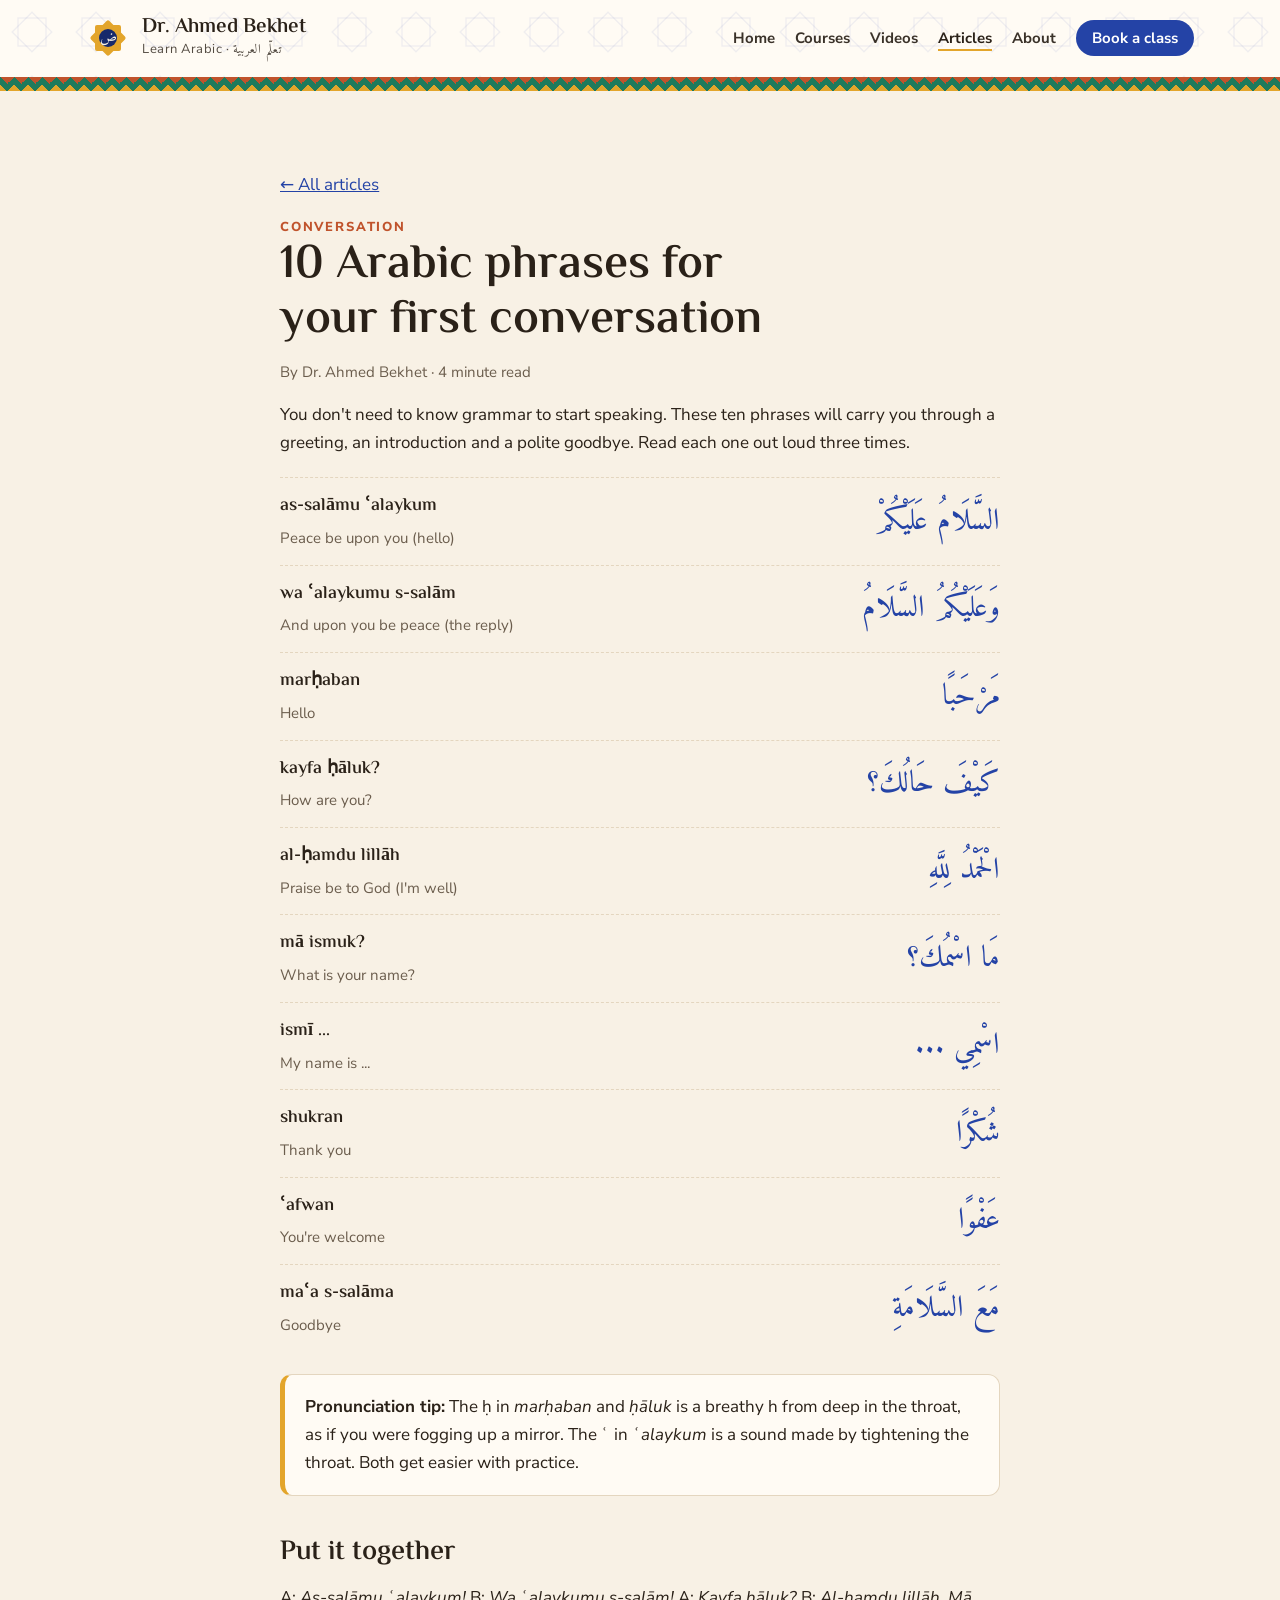
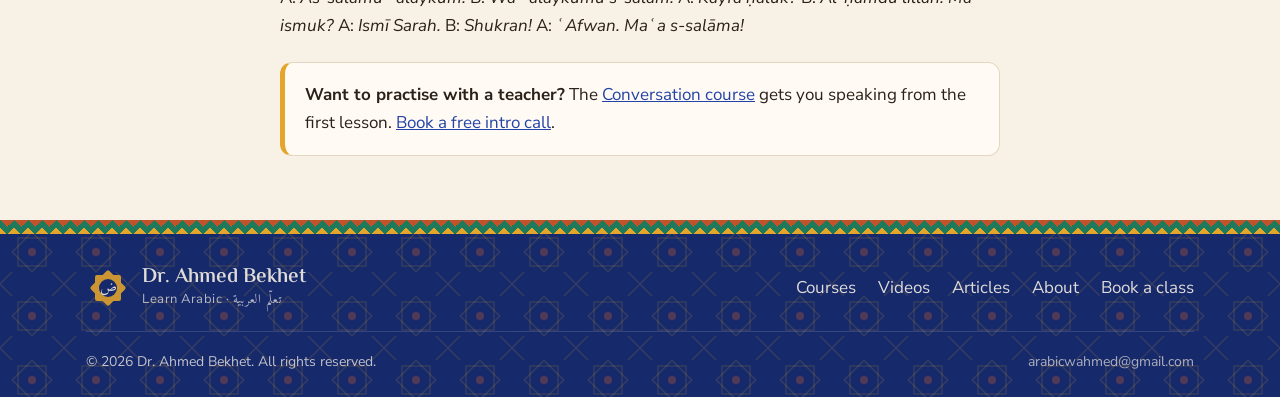
<file: articles/first-phrases.html>
<!doctype html>
<html lang="en">
<head>
<meta charset="utf-8">
<meta name="viewport" content="width=device-width, initial-scale=1">
<title>10 Arabic phrases for your first conversation | Dr. Ahmed Bekhet</title>
<meta name="description" content="Greet someone, introduce yourself and say thank you in Arabic, with transliteration and pronunciation tips.">
<meta property="og:title" content="10 Arabic phrases for your first conversation | Dr. Ahmed Bekhet">
<meta property="og:description" content="Greet someone, introduce yourself and say thank you in Arabic, with transliteration and pronunciation tips.">
<meta name="theme-color" content="#fffdf8">
<link rel="icon" href="../favicon.svg" type="image/svg+xml">
<link rel="preconnect" href="https://fonts.googleapis.com">
<link rel="preconnect" href="https://fonts.gstatic.com" crossorigin>
<link rel="stylesheet" href="https://fonts.googleapis.com/css2?family=Amiri:wght@400;700&family=El+Messiri:wght@500;600;700&family=Nunito+Sans:wght@400;600;700;800&display=swap">
<link rel="stylesheet" href="../style.css">
</head>
<body>
<a class="skip" href="#main">Skip to content</a>
<header class="site light">
<div class="wrap">
<nav class="top" aria-label="Main">
<a class="logo" href="../index.html"><svg width="44" height="44" viewBox="0 0 44 44" aria-hidden="true"><g fill="#e3a52b"><rect x="9" y="9" width="26" height="26" rx="2"/><rect x="9" y="9" width="26" height="26" rx="2" transform="rotate(45 22 22)"/></g><circle cx="22" cy="22" r="9" fill="#16296b"/><text x="22" y="25.5" text-anchor="middle" font-family="Amiri,serif" font-size="14" fill="#fbf4e6">ض</text></svg><span><b>Dr. Ahmed Bekhet</b><small>Learn Arabic · <span class="ar" lang="ar">تعلّم العربية</span></small></span></a>
<button class="menu-btn" aria-expanded="false" aria-controls="menu">Menu</button>
<ul id="menu"><li><a class="l" href="../index.html">Home</a></li><li><a class="l" href="../courses.html">Courses</a></li><li><a class="l" href="../videos.html">Videos</a></li><li><a class="l" href="../articles.html" aria-current="page">Articles</a></li><li><a class="l" href="../about.html">About</a></li><li><a class="l cta" href="../book.html">Book a class</a></li></ul>
</nav>

</div>
<div class="band"></div>
</header>
<main id="main">
<section class="block"><div class="wrap"><article class="article">
<p><a href="../articles.html">← All articles</a></p>
<p class="eyebrow" style="margin-top:18px">Conversation</p>
<h1>10 Arabic phrases for your first conversation</h1>
<p class="meta">By Dr. Ahmed Bekhet · 4 minute read</p>
<p>You don't need to know grammar to start speaking. These ten phrases will carry you through a greeting, an introduction and a polite goodbye. Read each one out loud three times.</p>
<div style="margin-top:20px"><div class="phrase"><span class="ar" lang="ar">السَّلَامُ عَلَيْكُمْ</span><b>as-salāmu ʿalaykum</b><small>Peace be upon you (hello)</small></div><div class="phrase"><span class="ar" lang="ar">وَعَلَيْكُمُ السَّلَامُ</span><b>wa ʿalaykumu s-salām</b><small>And upon you be peace (the reply)</small></div><div class="phrase"><span class="ar" lang="ar">مَرْحَبًا</span><b>marḥaban</b><small>Hello</small></div><div class="phrase"><span class="ar" lang="ar">كَيْفَ حَالُكَ؟</span><b>kayfa ḥāluk?</b><small>How are you?</small></div><div class="phrase"><span class="ar" lang="ar">الْحَمْدُ لِلَّهِ</span><b>al-ḥamdu lillāh</b><small>Praise be to God (I'm well)</small></div><div class="phrase"><span class="ar" lang="ar">مَا اسْمُكَ؟</span><b>mā ismuk?</b><small>What is your name?</small></div><div class="phrase"><span class="ar" lang="ar">اسْمِي ...</span><b>ismī ...</b><small>My name is ...</small></div><div class="phrase"><span class="ar" lang="ar">شُكْرًا</span><b>shukran</b><small>Thank you</small></div><div class="phrase"><span class="ar" lang="ar">عَفْوًا</span><b>ʿafwan</b><small>You're welcome</small></div><div class="phrase"><span class="ar" lang="ar">مَعَ السَّلَامَةِ</span><b>maʿa s-salāma</b><small>Goodbye</small></div></div>
<div class="callout"><b>Pronunciation tip:</b> The ḥ in <i>marḥaban</i> and <i>ḥāluk</i> is a breathy h from deep in the throat, as if you were fogging up a mirror. The ʿ in <i>ʿalaykum</i> is a sound made by tightening the throat. Both get easier with practice.</div>
<h2>Put it together</h2>
<p>A: <i>As-salāmu ʿalaykum!</i> B: <i>Wa ʿalaykumu s-salām!</i> A: <i>Kayfa ḥāluk?</i> B: <i>Al-ḥamdu lillāh. Mā ismuk?</i> A: <i>Ismī Sarah.</i> B: <i>Shukran!</i> A: <i>ʿAfwan. Maʿa s-salāma!</i></p>
<div class="callout"><b>Want to practise with a teacher?</b> The <a href="../courses.html#conversation">Conversation course</a> gets you speaking from the first lesson. <a href="../book.html">Book a free intro call</a>.</div>
</article></div></section>
</main>
<footer class="site zellige">
<div class="band"></div>
<div class="wrap">
<a class="logo" href="../index.html"><svg width="44" height="44" viewBox="0 0 44 44" aria-hidden="true"><g fill="#e3a52b"><rect x="9" y="9" width="26" height="26" rx="2"/><rect x="9" y="9" width="26" height="26" rx="2" transform="rotate(45 22 22)"/></g><circle cx="22" cy="22" r="9" fill="#16296b"/><text x="22" y="25.5" text-anchor="middle" font-family="Amiri,serif" font-size="14" fill="#fbf4e6">ض</text></svg><span><b>Dr. Ahmed Bekhet</b><small>Learn Arabic · <span class="ar" lang="ar">تعلّم العربية</span></small></span></a>
<ul class="fnav"><li><a href="../courses.html">Courses</a></li><li><a href="../videos.html">Videos</a></li><li><a href="../articles.html">Articles</a></li><li><a href="../about.html">About</a></li><li><a href="../book.html">Book a class</a></li></ul>
<p class="fine"><span>© <span id="yr">2026</span> Dr. Ahmed Bekhet. All rights reserved.</span><a href="mailto:arabicwahmed@gmail.com">arabicwahmed@gmail.com</a></p>
</div>
</footer>
<script src="../main.js"></script>
</body>
</html>
</file>
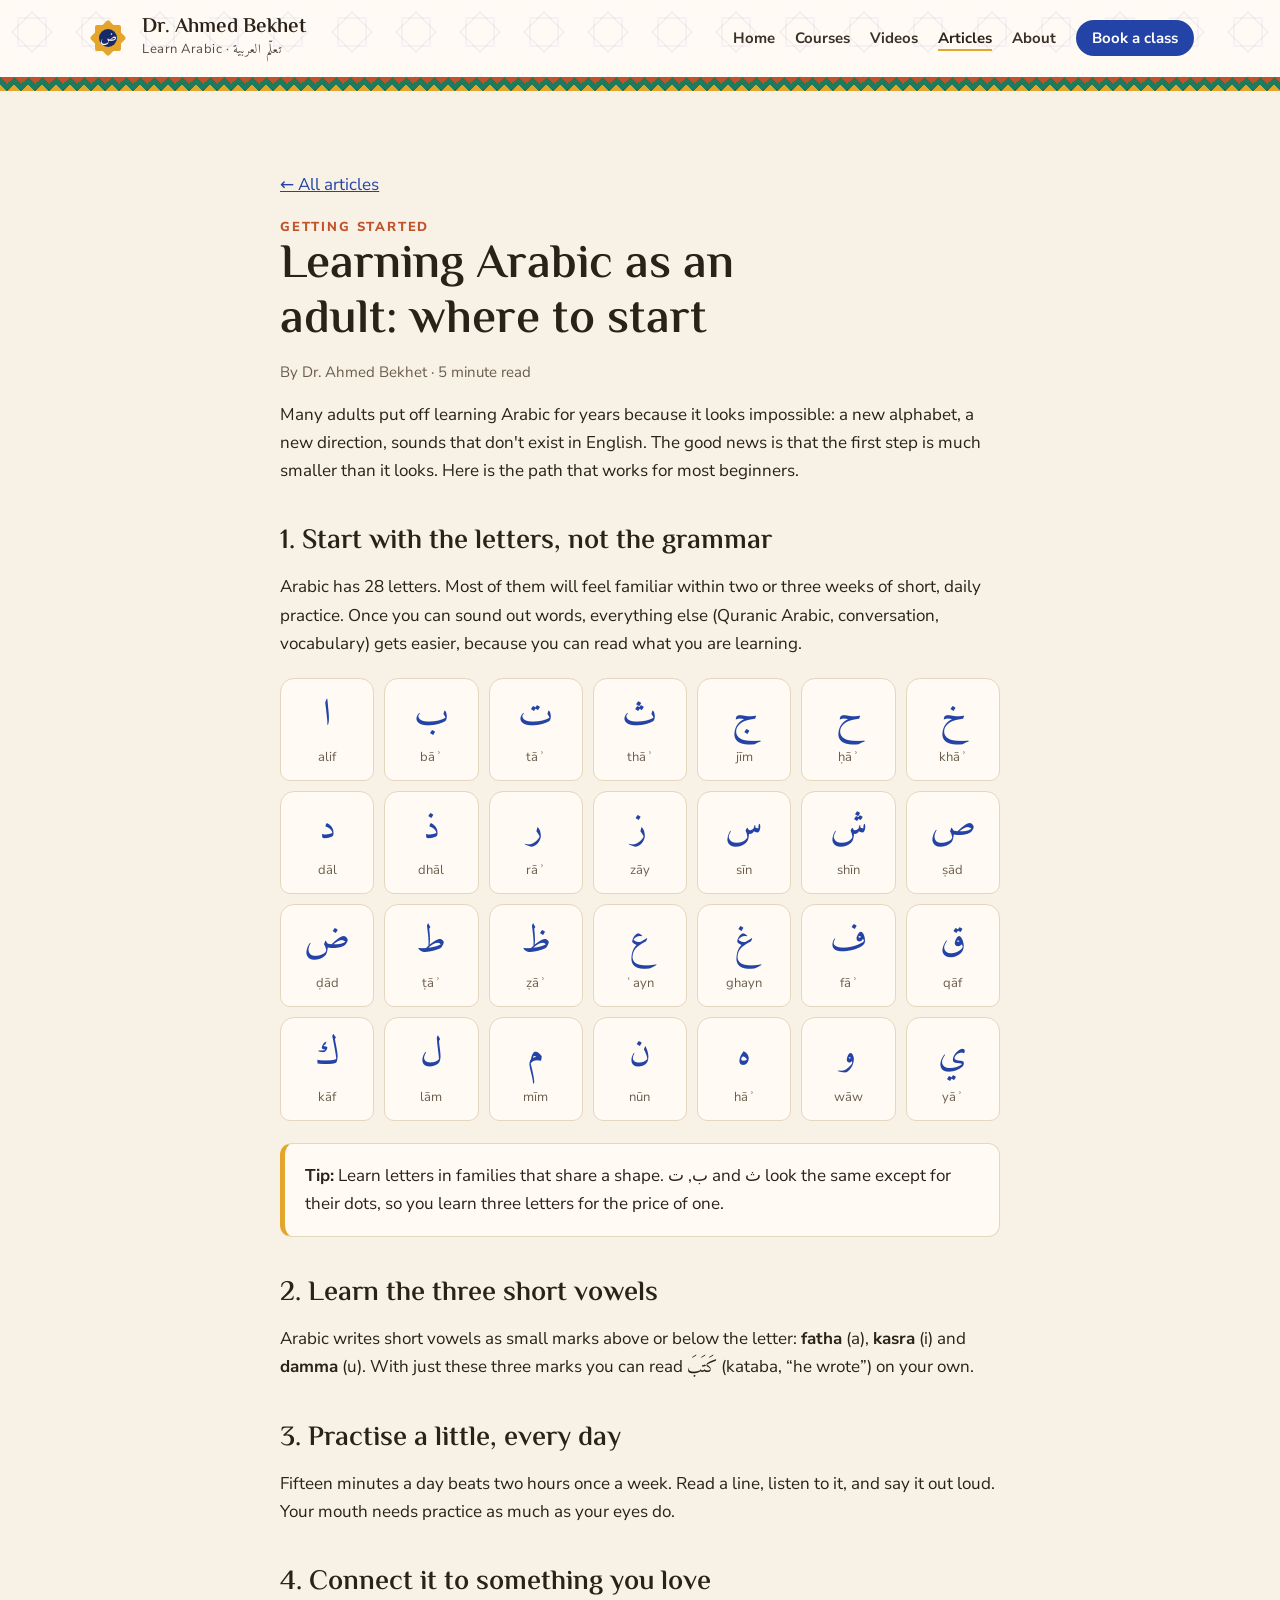
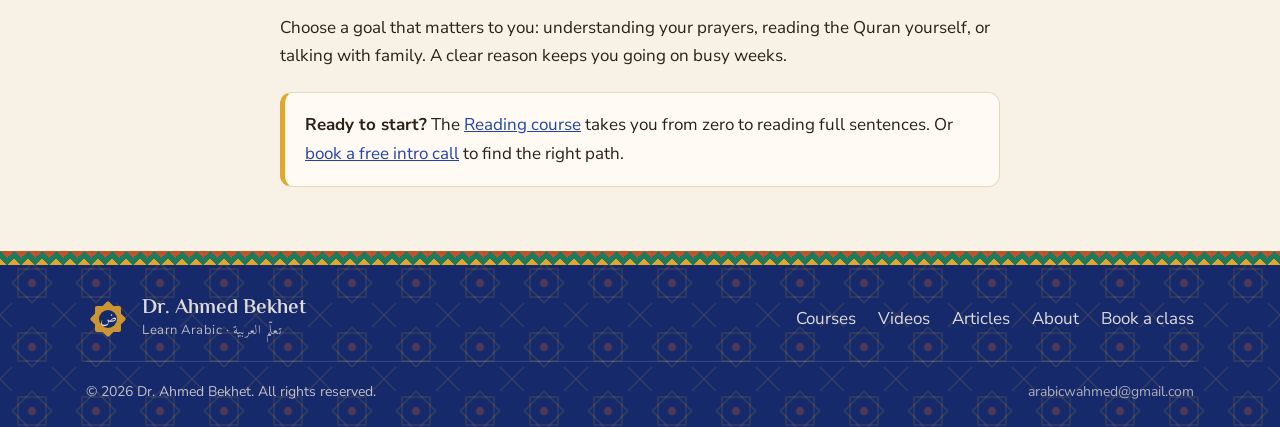
<file: articles/where-to-start.html>
<!doctype html>
<html lang="en">
<head>
<meta charset="utf-8">
<meta name="viewport" content="width=device-width, initial-scale=1">
<title>Learning Arabic as an adult: where to start | Dr. Ahmed Bekhet</title>
<meta name="description" content="A simple path for adult beginners: learn the 28 letters, the three short vowels, and practise a little every day.">
<meta property="og:title" content="Learning Arabic as an adult: where to start | Dr. Ahmed Bekhet">
<meta property="og:description" content="A simple path for adult beginners: learn the 28 letters, the three short vowels, and practise a little every day.">
<meta name="theme-color" content="#fffdf8">
<link rel="icon" href="../favicon.svg" type="image/svg+xml">
<link rel="preconnect" href="https://fonts.googleapis.com">
<link rel="preconnect" href="https://fonts.gstatic.com" crossorigin>
<link rel="stylesheet" href="https://fonts.googleapis.com/css2?family=Amiri:wght@400;700&family=El+Messiri:wght@500;600;700&family=Nunito+Sans:wght@400;600;700;800&display=swap">
<link rel="stylesheet" href="../style.css">
</head>
<body>
<a class="skip" href="#main">Skip to content</a>
<header class="site light">
<div class="wrap">
<nav class="top" aria-label="Main">
<a class="logo" href="../index.html"><svg width="44" height="44" viewBox="0 0 44 44" aria-hidden="true"><g fill="#e3a52b"><rect x="9" y="9" width="26" height="26" rx="2"/><rect x="9" y="9" width="26" height="26" rx="2" transform="rotate(45 22 22)"/></g><circle cx="22" cy="22" r="9" fill="#16296b"/><text x="22" y="25.5" text-anchor="middle" font-family="Amiri,serif" font-size="14" fill="#fbf4e6">ض</text></svg><span><b>Dr. Ahmed Bekhet</b><small>Learn Arabic · <span class="ar" lang="ar">تعلّم العربية</span></small></span></a>
<button class="menu-btn" aria-expanded="false" aria-controls="menu">Menu</button>
<ul id="menu"><li><a class="l" href="../index.html">Home</a></li><li><a class="l" href="../courses.html">Courses</a></li><li><a class="l" href="../videos.html">Videos</a></li><li><a class="l" href="../articles.html" aria-current="page">Articles</a></li><li><a class="l" href="../about.html">About</a></li><li><a class="l cta" href="../book.html">Book a class</a></li></ul>
</nav>

</div>
<div class="band"></div>
</header>
<main id="main">
<section class="block"><div class="wrap"><article class="article">
<p><a href="../articles.html">← All articles</a></p>
<p class="eyebrow" style="margin-top:18px">Getting started</p>
<h1>Learning Arabic as an adult: where to start</h1>
<p class="meta">By Dr. Ahmed Bekhet · 5 minute read</p>
<p>Many adults put off learning Arabic for years because it looks impossible: a new alphabet, a new direction, sounds that don't exist in English. The good news is that the first step is much smaller than it looks. Here is the path that works for most beginners.</p>
<h2>1. Start with the letters, not the grammar</h2>
<p>Arabic has 28 letters. Most of them will feel familiar within two or three weeks of short, daily practice. Once you can sound out words, everything else (Quranic Arabic, conversation, vocabulary) gets easier, because you can read what you are learning.</p>
<div class="letters"><div class="letter"><span class="ar" lang="ar">ا</span><span>alif</span></div><div class="letter"><span class="ar" lang="ar">ب</span><span>bāʾ</span></div><div class="letter"><span class="ar" lang="ar">ت</span><span>tāʾ</span></div><div class="letter"><span class="ar" lang="ar">ث</span><span>thāʾ</span></div><div class="letter"><span class="ar" lang="ar">ج</span><span>jīm</span></div><div class="letter"><span class="ar" lang="ar">ح</span><span>ḥāʾ</span></div><div class="letter"><span class="ar" lang="ar">خ</span><span>khāʾ</span></div><div class="letter"><span class="ar" lang="ar">د</span><span>dāl</span></div><div class="letter"><span class="ar" lang="ar">ذ</span><span>dhāl</span></div><div class="letter"><span class="ar" lang="ar">ر</span><span>rāʾ</span></div><div class="letter"><span class="ar" lang="ar">ز</span><span>zāy</span></div><div class="letter"><span class="ar" lang="ar">س</span><span>sīn</span></div><div class="letter"><span class="ar" lang="ar">ش</span><span>shīn</span></div><div class="letter"><span class="ar" lang="ar">ص</span><span>ṣād</span></div><div class="letter"><span class="ar" lang="ar">ض</span><span>ḍād</span></div><div class="letter"><span class="ar" lang="ar">ط</span><span>ṭāʾ</span></div><div class="letter"><span class="ar" lang="ar">ظ</span><span>ẓāʾ</span></div><div class="letter"><span class="ar" lang="ar">ع</span><span>ʿayn</span></div><div class="letter"><span class="ar" lang="ar">غ</span><span>ghayn</span></div><div class="letter"><span class="ar" lang="ar">ف</span><span>fāʾ</span></div><div class="letter"><span class="ar" lang="ar">ق</span><span>qāf</span></div><div class="letter"><span class="ar" lang="ar">ك</span><span>kāf</span></div><div class="letter"><span class="ar" lang="ar">ل</span><span>lām</span></div><div class="letter"><span class="ar" lang="ar">م</span><span>mīm</span></div><div class="letter"><span class="ar" lang="ar">ن</span><span>nūn</span></div><div class="letter"><span class="ar" lang="ar">ه</span><span>hāʾ</span></div><div class="letter"><span class="ar" lang="ar">و</span><span>wāw</span></div><div class="letter"><span class="ar" lang="ar">ي</span><span>yāʾ</span></div></div>
<div class="callout"><b>Tip:</b> Learn letters in families that share a shape. ب, ت and ث look the same except for their dots, so you learn three letters for the price of one.</div>
<h2>2. Learn the three short vowels</h2>
<p>Arabic writes short vowels as small marks above or below the letter: <b>fatha</b> (a), <b>kasra</b> (i) and <b>damma</b> (u). With just these three marks you can read <span class="ar" lang="ar">كَتَبَ</span> (kataba, “he wrote”) on your own.</p>
<h2>3. Practise a little, every day</h2>
<p>Fifteen minutes a day beats two hours once a week. Read a line, listen to it, and say it out loud. Your mouth needs practice as much as your eyes do.</p>
<h2>4. Connect it to something you love</h2>
<p>Choose a goal that matters to you: understanding your prayers, reading the Quran yourself, or talking with family. A clear reason keeps you going on busy weeks.</p>
<div class="callout"><b>Ready to start?</b> The <a href="../courses.html#reading">Reading course</a> takes you from zero to reading full sentences. Or <a href="../book.html">book a free intro call</a> to find the right path.</div>
</article></div></section>
</main>
<footer class="site zellige">
<div class="band"></div>
<div class="wrap">
<a class="logo" href="../index.html"><svg width="44" height="44" viewBox="0 0 44 44" aria-hidden="true"><g fill="#e3a52b"><rect x="9" y="9" width="26" height="26" rx="2"/><rect x="9" y="9" width="26" height="26" rx="2" transform="rotate(45 22 22)"/></g><circle cx="22" cy="22" r="9" fill="#16296b"/><text x="22" y="25.5" text-anchor="middle" font-family="Amiri,serif" font-size="14" fill="#fbf4e6">ض</text></svg><span><b>Dr. Ahmed Bekhet</b><small>Learn Arabic · <span class="ar" lang="ar">تعلّم العربية</span></small></span></a>
<ul class="fnav"><li><a href="../courses.html">Courses</a></li><li><a href="../videos.html">Videos</a></li><li><a href="../articles.html">Articles</a></li><li><a href="../about.html">About</a></li><li><a href="../book.html">Book a class</a></li></ul>
<p class="fine"><span>© <span id="yr">2026</span> Dr. Ahmed Bekhet. All rights reserved.</span><a href="mailto:arabicwahmed@gmail.com">arabicwahmed@gmail.com</a></p>
</div>
</footer>
<script src="../main.js"></script>
</body>
</html>
</file>
<file: style.css>
/* Dr. Ahmed Bekhet | Learn Arabic
   Moroccan-inspired: Majorelle blue, terracotta, saffron and mint on warm sand,
   zellige star patterns and arched frames. */
:root{
  --majorelle:#2443a6; --majorelle-deep:#16296b; --terracotta:#c0532c; --saffron:#e3a52b;
  --mint:#1f7a5c; --sand:#f8f1e5; --sand-2:#efe3cf; --surface:#fffbf4;
  --ink:#2a2118; --muted:#6b5d4d; --line:#e4d6bf; --on-dark:#fbf4e6;
  --display:"El Messiri","Georgia",serif;
  --body:"Nunito Sans","Segoe UI",system-ui,sans-serif;
  --arabic:"Amiri","Noto Naskh Arabic","Traditional Arabic",serif;
  --radius:18px;
  color-scheme:light;
}
@media (prefers-color-scheme:dark){:root:not([data-theme="light"]){
  --sand:#16130f; --sand-2:#211b14; --surface:#1d1812; --ink:#f3eadb; --muted:#b9a990; --line:#3a3024;
  --majorelle:#7f9bff; --terracotta:#e57b55; --mint:#4cc59a; color-scheme:dark}}
:root[data-theme="dark"]{--sand:#16130f; --sand-2:#211b14; --surface:#1d1812; --ink:#f3eadb; --muted:#b9a990; --line:#3a3024;
  --majorelle:#7f9bff; --terracotta:#e57b55; --mint:#4cc59a; color-scheme:dark}

*{box-sizing:border-box}
html{scroll-behavior:smooth}
body{margin:0;background:var(--sand);color:var(--ink);font-family:var(--body);font-size:17px;line-height:1.65}
img{max-width:100%;display:block}
h1,h2,h3,h4{font-family:var(--display);font-weight:600;line-height:1.15;margin:0;text-wrap:balance}
p{margin:0}
a{color:var(--majorelle)}
.ar{font-family:var(--arabic);direction:rtl;unicode-bidi:isolate}
.wrap{max-width:1140px;margin:0 auto;padding-inline:max(16px,env(safe-area-inset-left,0px))}
.skip{position:absolute;left:-9999px}
.skip:focus{left:16px;top:16px;z-index:10;background:var(--saffron);color:#2a1c00;padding:8px 14px;border-radius:8px}
:focus-visible{outline:3px solid var(--saffron);outline-offset:3px}

/* zellige pattern (8-point stars) used on the header and dividers */
.zellige{background-color:var(--majorelle-deep);
  background-image:url("data:image/svg+xml,%3Csvg xmlns='http://www.w3.org/2000/svg' width='64' height='64' viewBox='0 0 64 64'%3E%3Cg fill='none' stroke='%23e3a52b' stroke-opacity='.16' stroke-width='1.4'%3E%3Crect x='18' y='18' width='28' height='28'/%3E%3Crect x='18' y='18' width='28' height='28' transform='rotate(45 32 32)'/%3E%3Cpath d='M0 0l12 12M64 0L52 12M0 64l12-12M64 64L52 52'/%3E%3C/g%3E%3Ccircle cx='32' cy='32' r='4' fill='%23c0532c' fill-opacity='.35'/%3E%3C/svg%3E");
  background-size:64px 64px}
.band{height:14px;background:
  linear-gradient(135deg,var(--terracotta) 25%,transparent 25%) -7px 0/14px 14px,
  linear-gradient(225deg,var(--terracotta) 25%,transparent 25%) -7px 0/14px 14px,
  linear-gradient(315deg,var(--saffron) 25%,transparent 25%) 0 0/14px 14px,
  linear-gradient(45deg,var(--saffron) 25%,var(--mint) 25%) 0 0/14px 14px}

/* header + nav */
header.site{color:var(--on-dark);position:relative}
nav.top{display:flex;align-items:center;justify-content:space-between;gap:16px;padding-block:16px;flex-wrap:wrap}
.logo{display:flex;align-items:center;gap:12px;color:var(--on-dark);text-decoration:none}
.logo svg{flex:none}
.logo b{font-family:var(--display);font-weight:600;font-size:21px;display:block;line-height:1.1}
.logo small{display:block;font-size:13px;opacity:.8;letter-spacing:.04em}
nav.top ul{list-style:none;display:flex;gap:4px 20px;margin:0;padding:0;flex-wrap:wrap;align-items:center}
nav.top a.l{color:var(--on-dark);text-decoration:none;font-weight:700;font-size:15px;opacity:.92}
nav.top a.l:hover,nav.top a.l[aria-current="page"]{opacity:1;text-decoration:underline;text-decoration-color:var(--saffron);text-decoration-thickness:2px;text-underline-offset:6px}
nav.top a.cta{background:var(--saffron);color:#2a1c00;padding:8px 16px;border-radius:999px;opacity:1}
nav.top a.cta:hover{text-decoration:none;filter:brightness(1.05)}
.menu-btn{display:none;background:none;border:2px solid rgba(255,255,255,.45);color:var(--on-dark);border-radius:10px;padding:6px 12px;font:inherit;font-weight:700;cursor:pointer}

/* hero */
.hero{display:grid;grid-template-columns:1.1fr .9fr;gap:40px;align-items:center;padding-block:28px 64px}
.hero h1{font-size:clamp(36px,5.2vw,60px)}
.hero h1 em{font-style:normal;color:var(--saffron)}
.hero .lead{font-size:19px;margin-top:18px;max-width:36ch;opacity:.94}
.btns{display:flex;gap:12px;flex-wrap:wrap;margin-top:28px}
.btn{display:inline-block;font-family:var(--display);font-weight:600;font-size:17px;padding:12px 24px;border-radius:999px;text-decoration:none;border:2px solid transparent;cursor:pointer;line-height:1.3}
.btn.saffron{background:var(--saffron);color:#2a1c00}
.btn.ghost{border-color:rgba(255,255,255,.55);color:var(--on-dark)}
.btn.blue{background:var(--majorelle);color:#fff}
.btn.terra{background:var(--terracotta);color:#fff}
.btn.line{border-color:var(--majorelle);color:var(--majorelle);background:transparent}
.btn:hover{filter:brightness(1.07)}

/* arch frames */
.arch{border-radius:999px 999px 14px 14px;overflow:hidden;position:relative}
.hero-arch{justify-self:center;width:min(360px,100%);aspect-ratio:3/4;padding:12px;background:var(--saffron);border-radius:999px 999px 18px 18px;box-shadow:0 30px 60px -30px rgba(0,0,0,.6)}
.hero-arch .inner{width:100%;height:100%;border-radius:999px 999px 10px 10px;background:linear-gradient(180deg,#f8e7c6 0%,#f1d4a0 100%);display:flex;flex-direction:column;align-items:center;justify-content:center;gap:8px;color:var(--majorelle-deep);text-align:center;padding:24px;position:relative;overflow:hidden}
.hero-arch .inner::before{content:"";position:absolute;inset:auto 0 0 0;height:30%;opacity:.9}
.hero-arch .big{font-family:var(--arabic);font-size:clamp(84px,11vw,124px);line-height:1.2;color:var(--majorelle-deep)}
.hero-arch .tr{font-family:var(--display);font-size:20px;color:var(--terracotta)}
.hero-arch .gl{font-size:15px;color:#5a4630}
.hero-arch .tiles{position:absolute;left:0;right:0;bottom:0;height:64px}

/* sections */
section.block{padding-block:64px}
section.alt{background:var(--sand-2)}
.eyebrow{font-size:13px;font-weight:800;letter-spacing:.14em;text-transform:uppercase;color:var(--terracotta)}
.sec-head{display:flex;justify-content:space-between;align-items:end;gap:18px;flex-wrap:wrap;margin-bottom:30px}
.sec-head h2,.h2{font-size:clamp(28px,3.6vw,40px);margin-top:6px}
.sec-head p{color:var(--muted);max-width:52ch}
.center{text-align:center}
.star-rule{display:flex;align-items:center;gap:14px;color:var(--saffron);justify-content:center;margin:0 auto 10px}
.star-rule::before,.star-rule::after{content:"";height:1.5px;width:56px;background:currentColor;opacity:.6}

/* course cards */
.courses{display:grid;grid-template-columns:repeat(3,1fr);gap:24px}
.course{background:var(--surface);border:1px solid var(--line);border-radius:999px 999px var(--radius) var(--radius);padding:44px 26px 28px;display:flex;flex-direction:column;gap:10px;text-align:center;align-items:center;min-width:0}
.course .glyph{width:96px;height:96px;border-radius:50%;display:grid;place-items:center;font-family:var(--arabic);font-size:40px;color:#fff;margin-bottom:6px;line-height:1}
.g-blue{background:var(--majorelle)} .g-terra{background:var(--terracotta)} .g-mint{background:var(--mint)}
.course h3{font-size:24px}
.course p{color:var(--muted);font-size:16px}
.course ul{list-style:none;padding:0;margin:4px 0 8px;text-align:left;font-size:15px;align-self:stretch}
.course li{padding:6px 0 6px 26px;position:relative;border-top:1px dashed var(--line)}
.course li::before{content:"✦";position:absolute;left:4px;color:var(--saffron)}
.course .btn{margin-top:auto}

/* ways to learn */
.ways{display:grid;grid-template-columns:repeat(3,1fr);gap:22px}
.way{border-top:4px solid var(--majorelle);background:var(--surface);border-radius:0 0 var(--radius) var(--radius);padding:24px;min-width:0}
.way:nth-child(2){border-color:var(--terracotta)} .way:nth-child(3){border-color:var(--mint)}
.way h3{font-size:22px}
.way p{color:var(--muted);margin-top:8px;font-size:16px}
.price{display:inline-block;margin-top:14px;font-size:13px;font-weight:800;letter-spacing:.06em;text-transform:uppercase;color:var(--terracotta);border:1.5px dashed currentColor;border-radius:999px;padding:3px 12px}

/* videos */
.videos{display:grid;grid-template-columns:repeat(3,1fr);gap:22px}
.videos.two{grid-template-columns:repeat(2,1fr)}
.video{display:flex;flex-direction:column;gap:10px;min-width:0}
.vthumb{position:relative;aspect-ratio:16/9;border-radius:var(--radius);overflow:hidden;border:0;padding:0;cursor:pointer;width:100%;display:grid;place-items:center;color:#fff;background:var(--majorelle-deep)}
.vthumb .ar{position:absolute;inset:0;display:grid;place-items:center;font-size:64px;opacity:.22;line-height:1}
.vthumb .play{width:64px;height:64px;border-radius:50%;background:var(--saffron);display:grid;place-items:center;position:relative;box-shadow:0 8px 20px -8px rgba(0,0,0,.6)}
.vthumb .dur{position:absolute;right:10px;bottom:10px;background:rgba(0,0,0,.55);font-size:13px;font-weight:700;padding:2px 8px;border-radius:6px}
.vthumb .soon{position:absolute;left:10px;top:10px;background:var(--terracotta);font-size:12px;font-weight:800;padding:3px 10px;border-radius:999px;letter-spacing:.04em}
.vthumb iframe{position:absolute;inset:0;width:100%;height:100%;border:0}
.v-blue{background:linear-gradient(140deg,#16296b,#2443a6)} .v-terra{background:linear-gradient(140deg,#7d2f17,#c0532c)} .v-mint{background:linear-gradient(140deg,#0f4a37,#1f7a5c)}
.video h3{font-size:19px}
.video p{color:var(--muted);font-size:15px}
.tagline{font-size:12px;font-weight:800;letter-spacing:.1em;text-transform:uppercase;color:var(--mint)}
.filters{display:flex;gap:8px;flex-wrap:wrap;margin-bottom:24px}
.filters button{font:inherit;font-weight:700;font-size:15px;padding:7px 16px;border-radius:999px;border:1.5px solid var(--line);background:var(--surface);color:var(--ink);cursor:pointer}
.filters button[aria-pressed="true"]{background:var(--majorelle);border-color:var(--majorelle);color:#fff}

/* articles */
.posts{display:grid;grid-template-columns:repeat(3,1fr);gap:26px}
.post{display:flex;flex-direction:column;gap:8px;background:var(--surface);border:1px solid var(--line);border-radius:var(--radius);padding:22px;min-width:0;text-decoration:none;color:inherit;transition:transform .15s}
a.post:hover{transform:translateY(-3px)}
.post .cat{font-size:12px;font-weight:800;color:var(--terracotta);text-transform:uppercase;letter-spacing:.1em}
.post h3{font-size:21px}
.post p{color:var(--muted);font-size:15px}
.post .more{margin-top:auto;font-weight:700;color:var(--majorelle);font-size:15px}

/* article page */
.article{max-width:720px;margin:0 auto}
.article h1{font-size:clamp(32px,4.4vw,48px)}
.article .meta{color:var(--muted);margin-top:12px;font-size:15px}
.article h2{font-size:28px;margin-top:40px}
.article p,.article ul,.article ol{margin-top:16px}
.article li{margin-top:6px}
.callout{background:var(--surface);border:1px solid var(--line);border-inline-start:5px solid var(--saffron);border-radius:12px;padding:18px 20px;margin-top:22px}
.letters{display:grid;grid-template-columns:repeat(auto-fill,minmax(92px,1fr));gap:10px;margin-top:20px}
.letter{background:var(--surface);border:1px solid var(--line);border-radius:14px 14px 10px 10px;text-align:center;padding:10px 6px}
.letter .ar{font-size:38px;line-height:1.4;display:block;color:var(--majorelle)}
.letter span{font-size:13px;color:var(--muted)}
.phrase{display:grid;grid-template-columns:1fr auto;gap:4px 16px;align-items:center;padding:14px 0;border-top:1px dashed var(--line)}
.phrase .ar{font-size:30px;color:var(--majorelle);grid-column:2;grid-row:1/3;text-align:right}
.phrase b{grid-column:1;grid-row:1}
.phrase small{grid-column:1;grid-row:2}
.phrase b{font-family:var(--display);font-weight:600;font-size:18px}
.phrase small{color:var(--muted);font-size:15px}

/* about + quote */
.about{display:grid;grid-template-columns:300px 1fr;gap:44px;align-items:center}
.portrait{aspect-ratio:3/4;border-radius:999px 999px 16px 16px;background:var(--sand-2);border:8px solid var(--saffron);display:grid;place-items:center;text-align:center;color:var(--muted);font-weight:700;padding:24px}
.about p{margin-top:14px;max-width:62ch}
.verse{background:var(--surface);border:1px solid var(--line);border-radius:var(--radius);padding:36px clamp(20px,4vw,56px);text-align:center}
.verse .ar{font-size:clamp(30px,4vw,44px);color:var(--majorelle);line-height:1.9;display:block}
.verse p{color:var(--muted);margin-top:10px}

/* steps */
.steps{display:grid;grid-template-columns:repeat(3,1fr);gap:22px;counter-reset:s;list-style:none;padding:0;margin:0}
.steps li{counter-increment:s;background:var(--surface);border:1px solid var(--line);border-radius:var(--radius);padding:24px 22px;position:relative}
.steps li::before{content:counter(s);font-family:var(--display);font-weight:600;font-size:20px;width:42px;height:42px;border-radius:50%;background:var(--terracotta);color:#fff;display:grid;place-items:center;margin-bottom:12px}
.steps b{font-family:var(--display);font-size:20px;font-weight:600;display:block}
.steps span{color:var(--muted);font-size:16px}

/* signup + form */
.signup{border-radius:28px;padding:40px clamp(20px,4vw,56px);display:grid;grid-template-columns:1.1fr 1fr;gap:28px;align-items:center;color:var(--on-dark)}
.signup h2{font-size:clamp(26px,3.2vw,36px)}
.signup p{opacity:.9;margin-top:10px}
form.inline{display:flex;gap:10px;flex-wrap:wrap}
form.inline input{flex:1;min-width:0;font:inherit;padding:12px 18px;border-radius:999px;border:0;background:#fffbf4;color:#2a2118}
.form{display:grid;gap:16px;background:var(--surface);border:1px solid var(--line);border-radius:var(--radius);padding:28px}
.form label{font-weight:700;font-size:15px;display:grid;gap:6px}
.form input,.form select,.form textarea{font:inherit;padding:11px 14px;border-radius:12px;border:1.5px solid var(--line);background:var(--sand);color:var(--ink);width:100%}
.form .row{display:grid;grid-template-columns:1fr 1fr;gap:16px}
.note{font-size:14px;color:var(--muted)}
.thanks{font-weight:700;margin-top:10px}

/* page header (inner pages) */
.page-hero{padding-block:24px 56px}
.page-hero h1{font-size:clamp(34px,4.8vw,54px)}
.page-hero p{font-size:19px;margin-top:14px;max-width:56ch;opacity:.93}

/* footer */
footer.site{margin-top:0;color:var(--on-dark)}
footer.site .wrap{display:flex;justify-content:space-between;align-items:center;flex-wrap:wrap;gap:20px;padding-block:32px 24px}
footer.site ul.fnav{display:flex;flex-wrap:wrap;gap:8px 22px}
footer.site h4{font-size:17px;color:var(--saffron);margin-bottom:10px}
footer.site ul{list-style:none;padding:0;margin:0;display:grid;gap:6px}
footer.site a{color:var(--on-dark);text-decoration:none;opacity:.88}
footer.site a:hover{opacity:1;text-decoration:underline}
footer.site .fine{width:100%;border-top:1px solid rgba(255,255,255,.18);padding-top:18px;font-size:14px;opacity:.75;display:flex;justify-content:space-between;gap:12px;flex-wrap:wrap}
.ph{background:rgba(227,165,43,.22);border-radius:4px;padding:0 4px}

@media (max-width:900px){
  .hero,.about,.signup{grid-template-columns:1fr}
  .hero-arch{width:min(280px,80%)}
  .courses,.ways,.videos,.posts,.steps{grid-template-columns:1fr}
  .videos.two{grid-template-columns:1fr}
  .portrait{max-width:240px}
  .form .row{grid-template-columns:1fr}
}
@media (max-width:720px){
  .menu-btn{display:inline-block}
  nav.top ul{display:none;width:100%;flex-direction:column;align-items:flex-start;gap:12px;padding-bottom:10px}
  nav.top.open ul{display:flex}
}
@media (min-width:600px) and (max-width:900px){
  .courses,.videos,.posts{grid-template-columns:repeat(2,1fr)}
}
@media (prefers-reduced-motion:reduce){html{scroll-behavior:auto} a.post{transition:none}}
.portrait.photo{display:block;width:100%;height:auto;object-fit:cover;padding:0;background:var(--sand-2)}

/* ---- Bright header + home (v3) ---- */
header.site.light{color:var(--ink);background-color:var(--surface);
  background-image:url("data:image/svg+xml,%3Csvg xmlns='http://www.w3.org/2000/svg' width='64' height='64' viewBox='0 0 64 64'%3E%3Cg fill='none' stroke='%232443a6' stroke-opacity='.07' stroke-width='1.4'%3E%3Crect x='18' y='18' width='28' height='28'/%3E%3Crect x='18' y='18' width='28' height='28' transform='rotate(45 32 32)'/%3E%3C/g%3E%3C/svg%3E");background-size:64px 64px}
header.site.light .logo,header.site.light nav.top a.l{color:var(--ink)}
header.site.light nav.top a.cta{background:var(--majorelle);color:#fff}
header.site.light .menu-btn{color:var(--ink);border-color:var(--line)}
header.site.light .page-hero p{opacity:1;color:var(--muted)}
.hero.bright{padding-block:24px 56px;grid-template-columns:1.15fr .85fr}
.hero.bright h1{font-size:clamp(40px,6vw,72px);line-height:1.05}
.hero.bright h1 span{display:block}
.c1{color:var(--majorelle)} .c2{color:var(--terracotta)} .c3{color:var(--mint)}
.hero.bright .lead{color:var(--muted);opacity:1;max-width:32ch}
.pill{display:inline-block;background:var(--saffron);color:#2a1c00;font-weight:800;font-size:14px;padding:6px 14px;border-radius:999px;margin-bottom:18px}
.hero-photo{position:relative;justify-self:center;width:min(380px,100%)}
.hero-photo img{width:100%;height:auto;aspect-ratio:3/4;object-fit:cover;border-radius:999px 999px 20px 20px;border:8px solid var(--saffron);box-shadow:0 30px 60px -30px rgba(36,67,166,.5)}
.hero-photo .badge{position:absolute;left:-18px;bottom:36px;background:var(--terracotta);color:#fff;font-size:34px;line-height:1;padding:14px 18px 18px;border-radius:16px;box-shadow:0 12px 24px -12px rgba(0,0,0,.4);transform:rotate(-6deg)}
.tiles{display:grid;grid-template-columns:repeat(3,1fr);gap:20px;margin-top:28px}
.tile{display:flex;flex-direction:column;align-items:center;text-align:center;gap:6px;padding:40px 20px 30px;border-radius:999px 999px 22px 22px;color:#fff;text-decoration:none;transition:transform .15s;min-width:0}
.tile:hover{transform:translateY(-4px)}
.tile .ar{font-size:54px;line-height:1.3}
.tile b{font-family:var(--display);font-size:26px;font-weight:600}
.tile small{font-size:16px;opacity:.92}
.t-mint{background:#1f7a5c} .t-terra{background:#c0532c} .t-blue{background:#2443a6}
.formats{display:flex;justify-content:center;flex-wrap:wrap;gap:10px;margin-top:28px}
.formats span{border:2px solid var(--line);background:var(--surface);border-radius:999px;padding:8px 18px;font-weight:700}
@media (max-width:900px){.hero.bright{grid-template-columns:1fr}.hero-photo{width:min(300px,85%)}.tiles{grid-template-columns:1fr}.hero-photo .badge{left:-8px}}
@media (prefers-reduced-motion:reduce){.tile{transition:none}}
.trust{margin-top:22px;font-size:15px;color:var(--muted);font-weight:600}
.creds{margin-top:8px;font-weight:700;color:var(--terracotta)}
/* tighter home (v4) */
section.block.tight{padding-block:40px}
.hero.bright{padding-block:8px 36px;gap:32px;align-items:center}
.hero-photo{width:min(310px,100%)}
.tight .sec-head{margin-bottom:0;align-items:center}
.tight .formats{margin-top:0;justify-content:flex-end}
.tight .tiles{margin-top:22px}
.tile{padding:26px 18px 22px;border-radius:120px 120px 20px 20px}
.tile .ar{font-size:44px}
.signup{padding-block:28px}
@media (max-width:900px){.tight .formats{justify-content:flex-start}.hero-photo{width:min(260px,75%)}}
.hero.bright .lead{max-width:44ch}
/* hero fill (v5): balanced columns + stat cards beside the photo */
.hero.bright{grid-template-columns:1fr 1fr}
.hero-photo{width:min(330px,100%);justify-self:center}
.hero-photo .stat{position:absolute;background:var(--surface);color:var(--ink);border:1px solid var(--line);border-radius:16px;padding:12px 16px;font-size:14px;font-weight:700;line-height:1.3;box-shadow:0 16px 30px -18px rgba(36,67,166,.45);width:150px}
.hero-photo .stat b{display:block;font-family:var(--display);font-size:26px;color:var(--majorelle)}
.hero-photo .s1{right:-120px;top:70px}
.hero-photo .s2{right:-110px;bottom:70px}
.hero-photo .s2 b{color:var(--mint)}
@media (max-width:1180px){.hero-photo .s1{right:-60px}.hero-photo .s2{right:-50px}}
@media (max-width:900px){.hero-photo .stat{width:auto;font-size:13px;padding:8px 12px}.hero-photo .stat b{font-size:20px}.hero-photo .s1{right:-14px;top:40px}.hero-photo .s2{right:-14px;bottom:40px}}
@media (max-width:900px){.hero.bright{grid-template-columns:1fr}.hero-photo{width:min(270px,72%)}}
@media (max-width:900px){.hero-photo .s1{top:-10px;right:-18px}}
</file>
